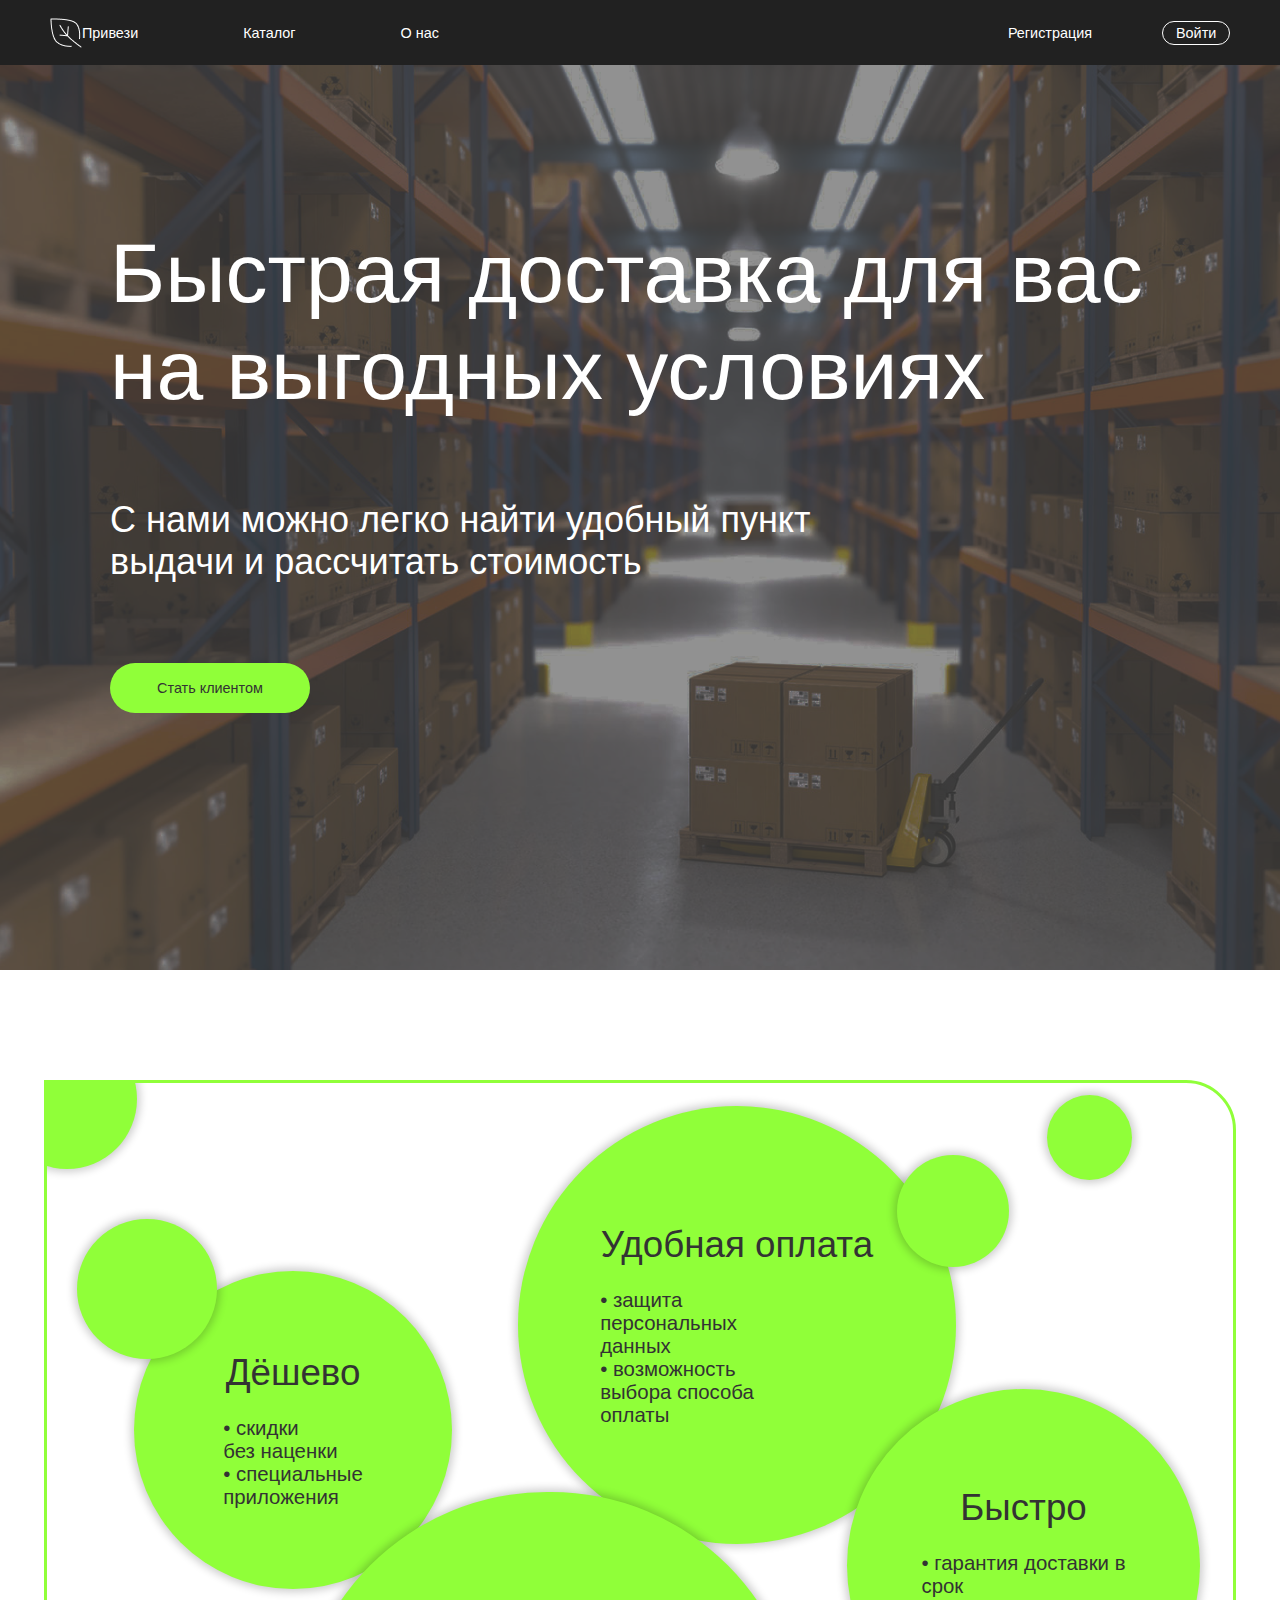
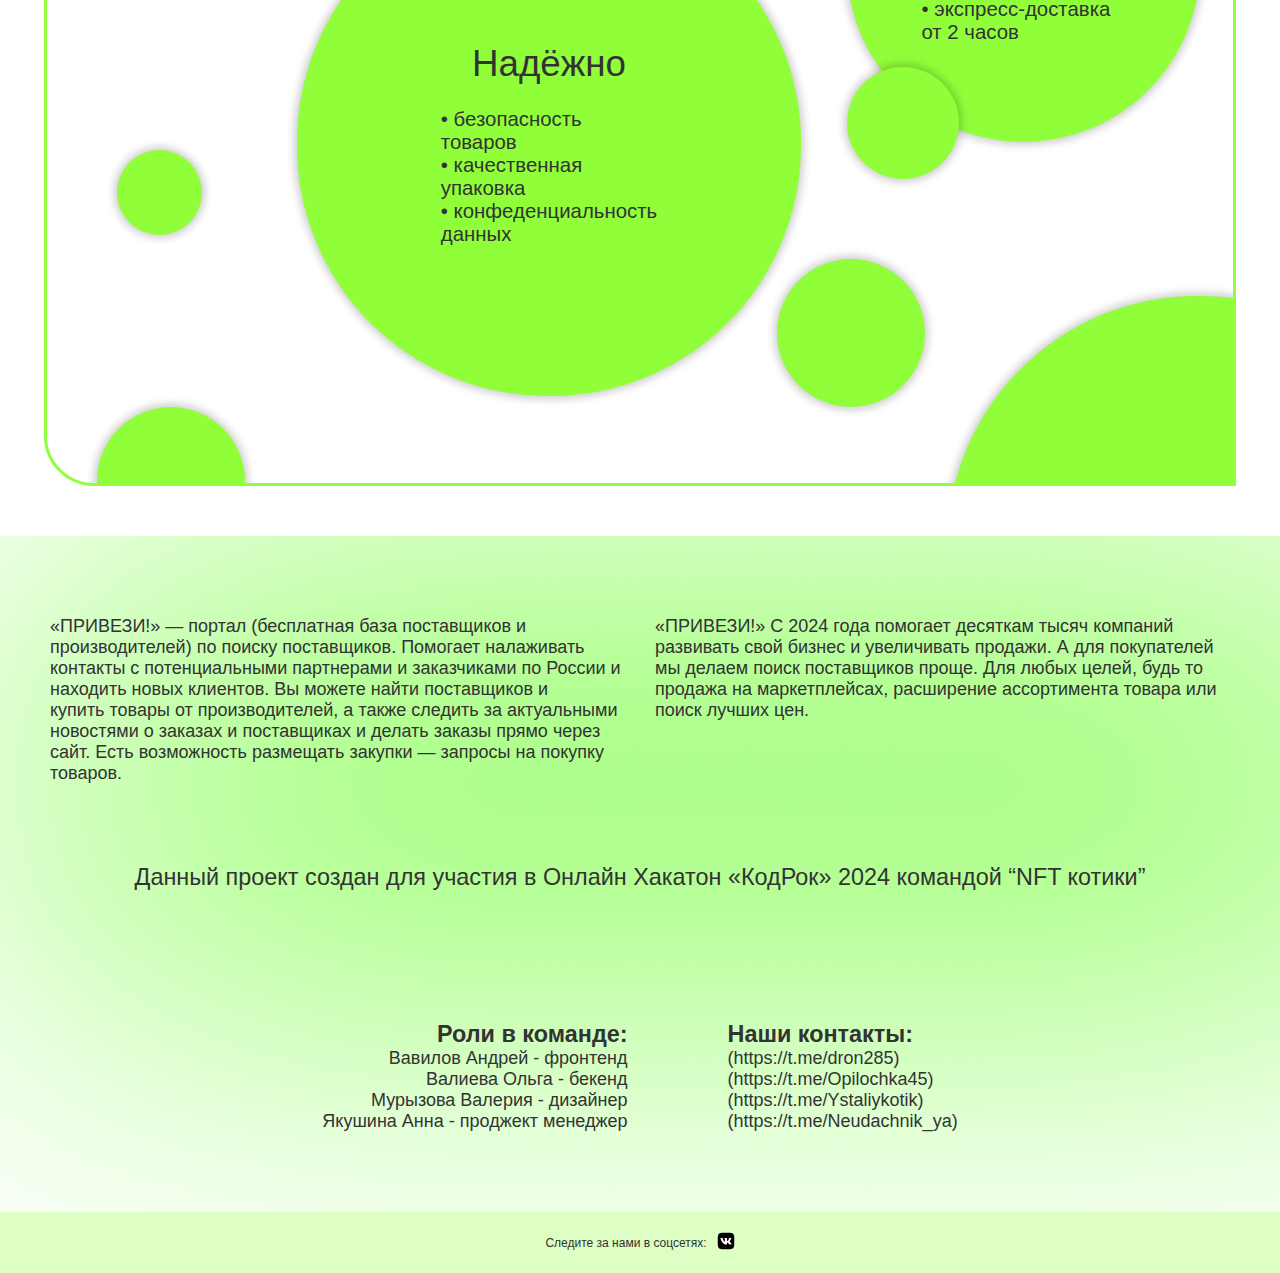
<file: index.html>
<!DOCTYPE html>
<html id="noscroll" lang="en">

<head>
    <meta charset="UTF-8">
    <meta name="viewport" content="width=device-width, initial-scale=1.0">
    <link rel="stylesheet" href="/styles/index.css">
    <link rel="stylesheet" href="/styles/elements/scrollbar.css">
    <title>Главная</title>
</head>

<body>
    <!-- до входа в аккаунт -->
    <header>
        <div class="index-container">
            <img src="/img/listik.png" alt="listik">
            <a href="">Привези</a>
            <a href="/views/catalog.html">Каталог</a>
            <button name="onasButton" onclick="window.scrollBy({top: 2800, behavior: 'smooth'});">О нас</button>
        </div>
        <div class="index-container">
            <a id="reg" href="/views/reg.html">Регистрация</a>
            <div class="log-bord">
                <a id="log" href="/views/login.html">Войти</a>
            </div>
        </div>
    </header>

    <!-- после входа в аккаунт покупателя-->
    <!-- <header>
        <div class="index-container">
            <img src="/img/listik.png" alt="listik">
            <a href="">Привези</a>
            <a href="">Каталог</a>
            <button name="onasButton" onclick="window.scrollBy({top: 2800, behavior: 'smooth'});">О нас</button>
        </div>
        <div class="index-container">
            <a href="/views/profileBuyer.html">Профиль</a>
        </div>
    </header> -->

    <!-- после входа в аккаунт продавца-->
    <!-- <header>
        <div class="index-container">
            <img src="/img/listik.png" alt="listik">
            <a href="">Привези</a>
            <a href="">Каталог</a>
            <button name="onasButton" onclick="window.scrollBy({top: 2800, behavior: 'smooth'});">О нас</button>
        </div>
        <div class="index-container">
            <a href="/views/companyProfile.html">Профиль</a>
        </div>
    </header> -->

    <div class="main-preview">
        <div class="main-title">
            Быстрая доставка для вас<br>
            на выгодных условиях
        </div>
        <div class="main-subtitle">
            С нами можно легко найти удобный пункт<br>
            выдачи и рассчитать стоимость
        </div>
        <a class="button-to-reg" href="/views/reg.html">
            <div><label>Стать клиентом</label></div>
        </a>
    </div>

    <div class="kruzjok-container">
        <div class="krug1">
            <label>Удобная оплата</label><br>
            <div>
                &bull; защита<br>
                персональных<br>
                данных<br>
                &bull; возможность<br>
                выбора способа<br>
                оплаты
            </div>
        </div>
        <div class="krug2">
            <label>Дёшево</label><br>
            <div>
                &bull; скидки<br>
                без наценки<br>
                &bull; специальные<br>
                приложения
            </div>
        </div>
        <div class="krug3">
            <label>Быстро</label><br>
            &bull; гарантия доставки в<br>
            срок<br>
            &bull; экспресс-доставка<br>
            от 2 часов
        </div>
        <div class="krug4">
            <label>Надёжно</label><br>
            &bull; безопасность<br>
            товаров<br>
            &bull; качественная<br>
            упаковка<br>
            &bull; конфеденциальность<br>
            данных
        </div>
        <div class="krug4 move4"></div>
        <div class="krug5"></div>
        <div class="krug5 move5-2"></div>
        <div class="krug5 move5-3"></div>
        <div class="krug6"></div>
        <div class="krug6 move6-2"></div>
        <div class="krug7"></div>
        <div class="krug7 move7-2"></div>
        <div class="krug8"></div>
        <div class="krug8 move8-2"></div>
    </div>

    <div class="main-description">
        <div class="main-description-one">
            <div name="descrip-one">
                «ПРИВЕЗИ!» — портал (бесплатная база поставщиков
                и производителей) по поиску поставщиков. Помогает
                налаживать контакты с потенциальными партнерами
                и заказчиками по России и находить новых клиентов.
                Вы можете найти поставщиков и купить товары от
                производителей, а также следить за актуальными
                новостями о заказах и поставщиках и делать заказы
                прямо через сайт. Есть возможность размещать
                закупки — запросы на покупку товаров.
            </div>
            <div name="descrip-two">
                «ПРИВЕЗИ!» С 2024 года помогает десяткам тысяч
                компаний развивать свой бизнес и увеличивать
                продажи. А для покупателей мы делаем поиск
                поставщиков проще. Для любых целей, будь то
                продажа на маркетплейсах, расширение
                ассортимента товара или поиск лучших цен.
            </div>
        </div>
        <div class="our-team">
            Данный проект создан для участия в Онлайн Хакатон «КодРок» 2024 командой “NFT котики”
        </div>
        <div class="authors">
            <div class="authors-one">
                <label for="roles">Роли в команде:</label><br>
                Вавилов Андрей - фронтенд<br>
                Валиева Ольга - бекенд<br>
                Мурызова Валерия - дизайнер<br>
                Якушина Анна - проджект менеджер
            </div>
            <div class="authors-two">
                <label for="contacts">Наши контакты:</label><br>
                (https://t.me/dron285)<br>
                (https://t.me/Opilochka45)<br>
                (https://t.me/Ystaliykotik)<br>
                (https://t.me/Neudachnik_ya)
            </div>
        </div>
    </div>

    <footer>
        Следите за нами в соцсетях:
        <a href="https://vk.com/code_rocks_hack_2024"><img src="/img/vk.png" alt="vk"></a>
    </footer>
</body>

</html>
</file>
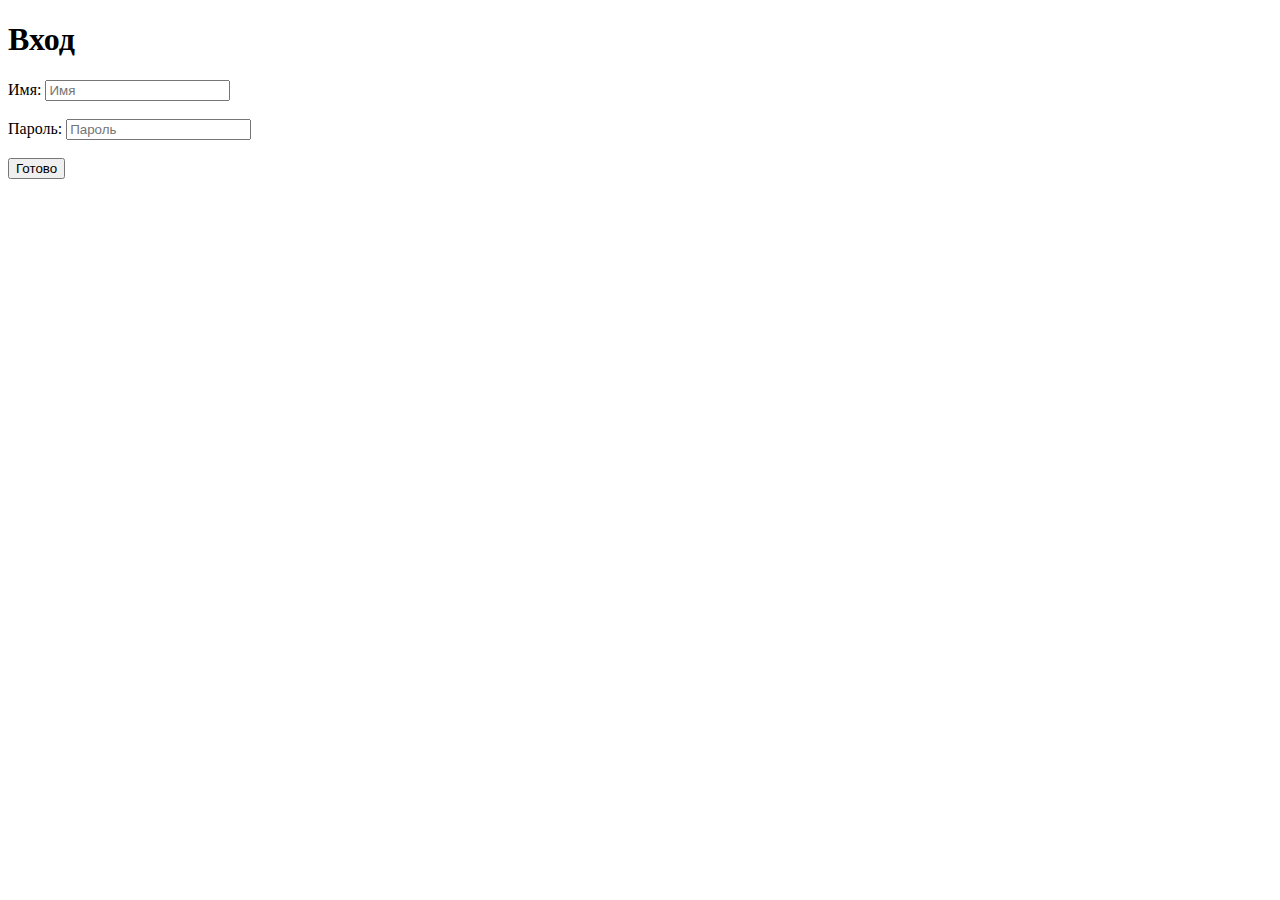
<file: login.html>
<!DOCTYPE html>
<html lang="en">
<head>
    <meta charset="UTF-8">
    <meta name="viewport" content="width=device-width, initial-scale=1.0">
    <title>Login</title>
</head>
<body>
    <h1>Вход</h1>
    <form id="main-form" method="post" onsubmit="return loginCheckForm(this)">
        <label for="name">Имя:</label>
        <input type="text" name="name" placeholder="Имя" id="name"><br><br>
        <label for="password">Пароль:</label>
        <input type="password" name="pass" placeholder="Пароль" id="pass"><br><br>
        <div id="error" style="color: red;"></div>
        <input type="submit" onclick="" name="submit" value="Готово">
    </form>
    <script src="auth.js"></script>
</body>
</html>
</file>
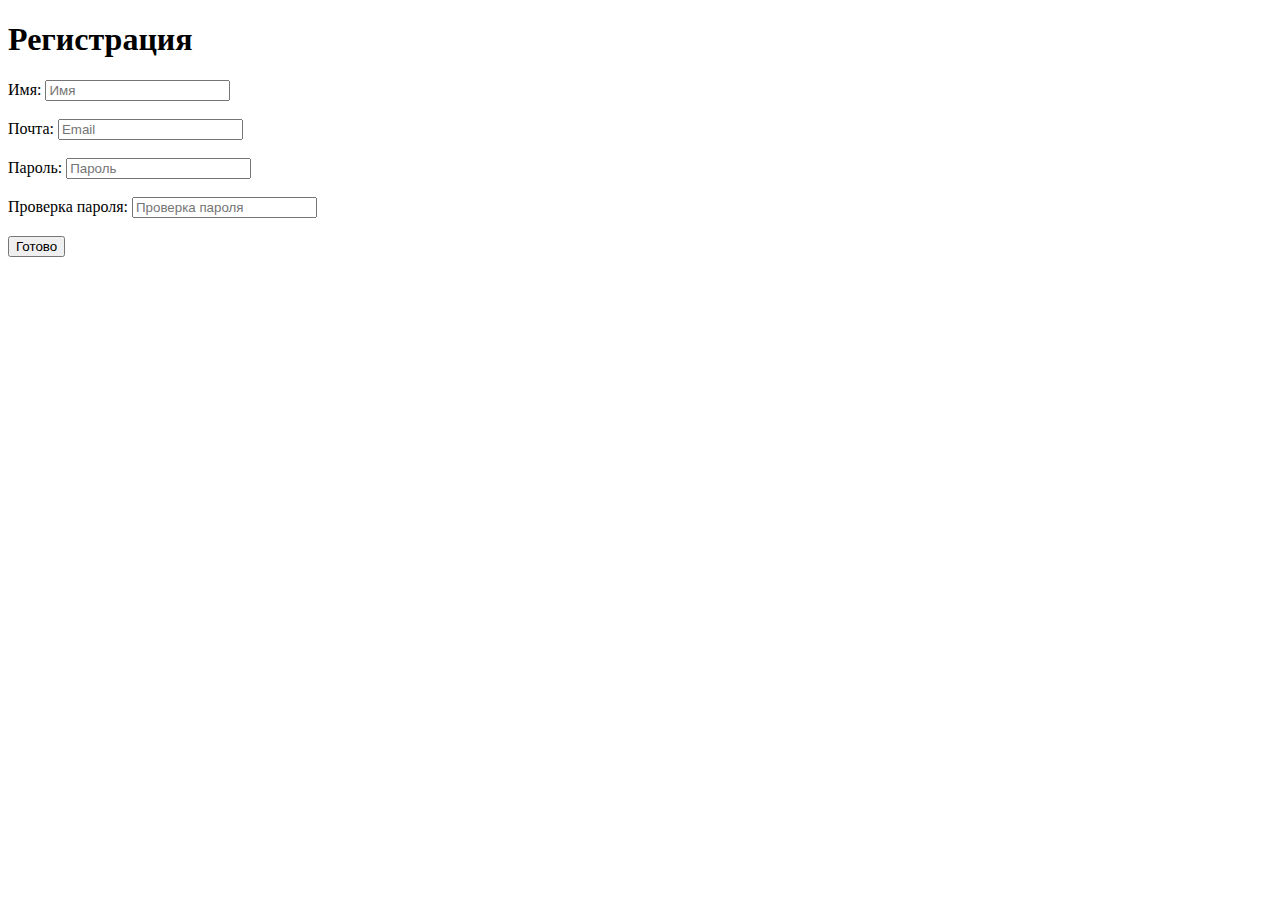
<file: reg.html>
<!DOCTYPE html>
<html lang="en">
<head>
    <meta charset="UTF-8">
    <meta name="viewport" content="width=device-width, initial-scale=1.0">
    <title>Reg</title>
</head>
<body>
    <h1>Регистрация</h1>
    <form id="main-form" method="post" onsubmit="return regCheckForm(this)">
        <label for="name">Имя:</label>
        <input type="text" name="name" placeholder="Имя" id="name"><br><br>
        <label for="email">Почта:</label>
        <input type="text" name="email" placeholder="Email" id="email"><br><br>
        <label for="password">Пароль:</label>
        <input type="password" name="pass" placeholder="Пароль" id="pass"><br><br>
        <label for="repass">Проверка пароля:</label>
        <input type="password" name="repass" placeholder="Проверка пароля" id="repass"><br><br>
        <div id="error" style="color: red;"></div>
        <input type="submit" onclick="" name="submit" value="Готово">
    </form>
    <script src="auth.js"></script>
</body>
</html>
</file>
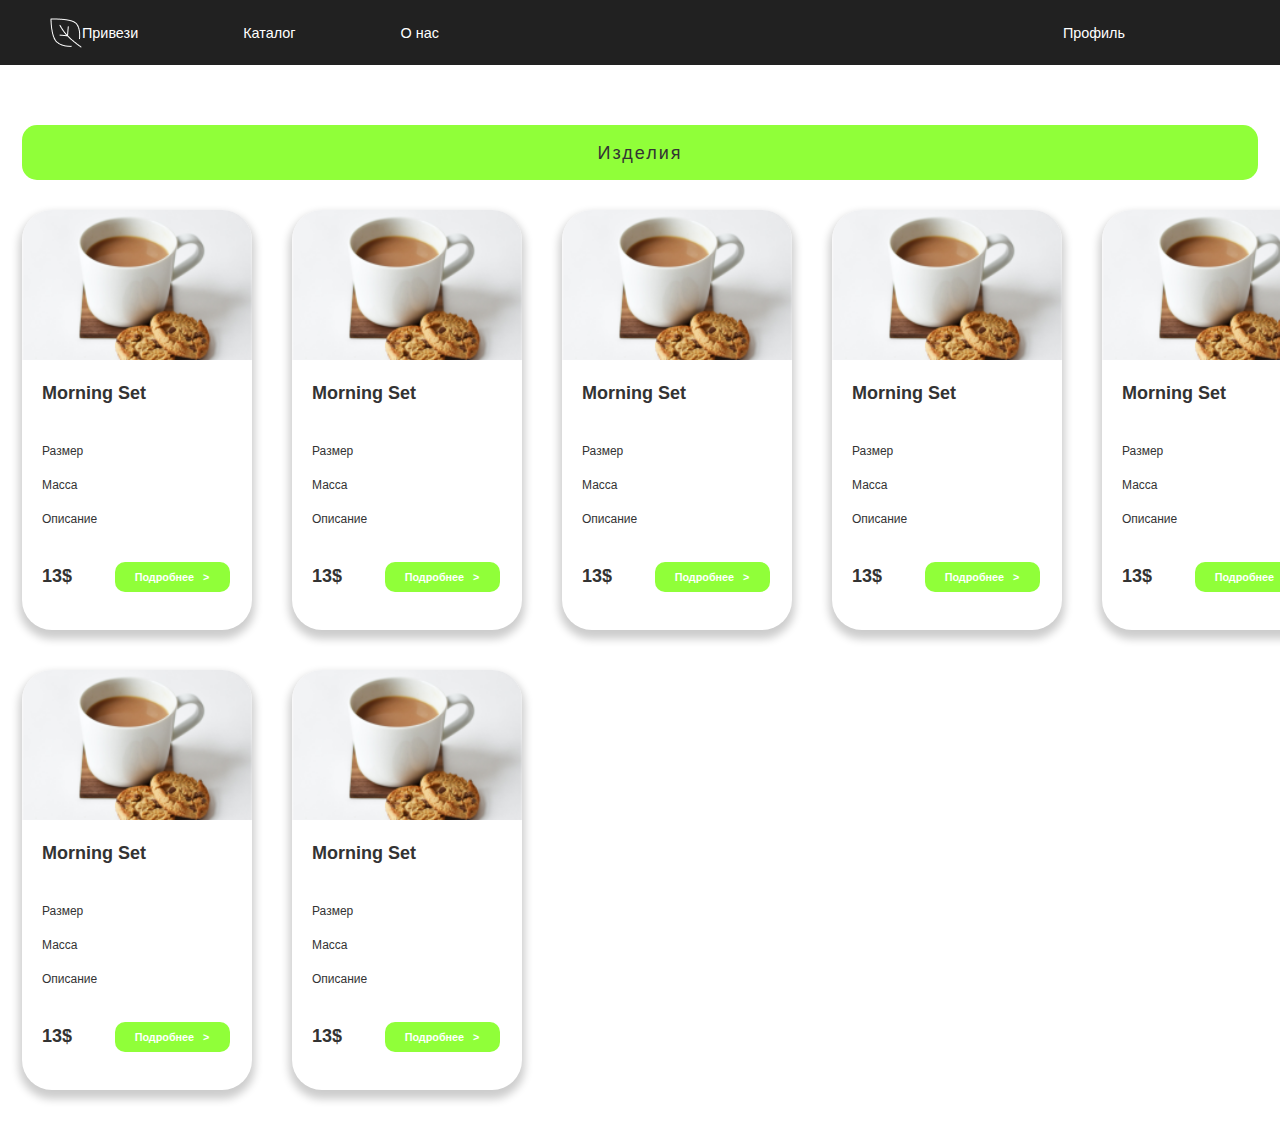
<file: views/catalog.html>
<!DOCTYPE html>
<html lang="en">
<head>
    <meta charset="UTF-8">
    <meta name="viewport" content="width=device-width, initial-scale=1.0">
    <link rel="stylesheet" href="/styles/login.css">
    <link rel="stylesheet" href="/styles/index.css">
    <link rel="stylesheet" href="/styles/catalog.css">
    <link rel="stylesheet" href="/styles/elements/card.css">
    <link rel="stylesheet" href="/styles/elements/scrollbar.css">
    <title>Каталог</title>
</head>
<body>
    <header>
        <div class="index-container">
            <img src="/img/listik.png" alt="listik">
            <a href="">Привези</a>
            <a href="">Каталог</a>
            <button name="onasButton" onclick="window.scrollBy({top: 2800, behavior: 'smooth'});">О нас</button>
        </div>
        <div class="index-container">
            <a href="/views/profileBuyer.html">Профиль</a>
        </div>
    </header>

    <div class="catalog">
        <div class="catalog-purchase-title">
            <label for="purchase-title">Изделия</label>
        </div>
        <div class="catalog-rows">
            <div class="card">
                <img src="/img/krujka.png" name="Picture" alt="stuff">
                <div class="card-title" name="Name">Morning Set</div>
                <div name="Size">Размер</div>
                <div name="Mass">Масса</div>
                <div name="Description">Описание</div>
                <div class="price">
                    <div class="card-title" name="Price">13$</div>
                    <input type="submit" class="make-order" name="CardDetails" value="Подробнее   >">
                </div>
            </div>
            <div class="card">
                <img src="/img/krujka.png" name="Picture" alt="stuff">
                <div class="card-title" name="Name">Morning Set</div>
                <div name="Size">Размер</div>
                <div name="Mass">Масса</div>
                <div name="Description">Описание</div>
                <div class="price">
                    <div class="card-title" name="Price">13$</div>
                    <input type="submit" class="make-order" name="CardDetails" value="Подробнее   >">
                </div>
            </div>
            <div class="card">
                <img src="/img/krujka.png" name="Picture" alt="stuff">
                <div class="card-title" name="Name">Morning Set</div>
                <div name="Size">Размер</div>
                <div name="Mass">Масса</div>
                <div name="Description">Описание</div>
                <div class="price">
                    <div class="card-title" name="Price">13$</div>
                    <input type="submit" class="make-order" name="CardDetails" value="Подробнее   >">
                </div>
            </div>
            <div class="card">
                <img src="/img/krujka.png" name="Picture" alt="stuff">
                <div class="card-title" name="Name">Morning Set</div>
                <div name="Size">Размер</div>
                <div name="Mass">Масса</div>
                <div name="Description">Описание</div>
                <div class="price">
                    <div class="card-title" name="Price">13$</div>
                    <input type="submit" class="make-order" name="CardDetails" value="Подробнее   >">
                </div>
            </div>
            <div class="card">
                <img src="/img/krujka.png" name="Picture" alt="stuff">
                <div class="card-title" name="Name">Morning Set</div>
                <div name="Size">Размер</div>
                <div name="Mass">Масса</div>
                <div name="Description">Описание</div>
                <div class="price">
                    <div class="card-title" name="Price">13$</div>
                    <input type="submit" class="make-order" name="CardDetails" value="Подробнее   >">
                </div>
            </div>
            <div class="card">
                <img src="/img/krujka.png" name="Picture" alt="stuff">
                <div class="card-title" name="Name">Morning Set</div>
                <div name="Size">Размер</div>
                <div name="Mass">Масса</div>
                <div name="Description">Описание</div>
                <div class="price">
                    <div class="card-title" name="Price">13$</div>
                    <input type="submit" class="make-order" name="CardDetails" value="Подробнее   >">
                </div>
            </div>
            <div class="card">
                <img src="/img/krujka.png" name="Picture" alt="stuff">
                <div class="card-title" name="Name">Morning Set</div>
                <div name="Size">Размер</div>
                <div name="Mass">Масса</div>
                <div name="Description">Описание</div>
                <div class="price">
                    <div class="card-title" name="Price">13$</div>
                    <input type="submit" class="make-order" name="CardDetails" value="Подробнее   >">
                </div>
            </div>
        </div>
    </div>
</body>
</html>
</file>
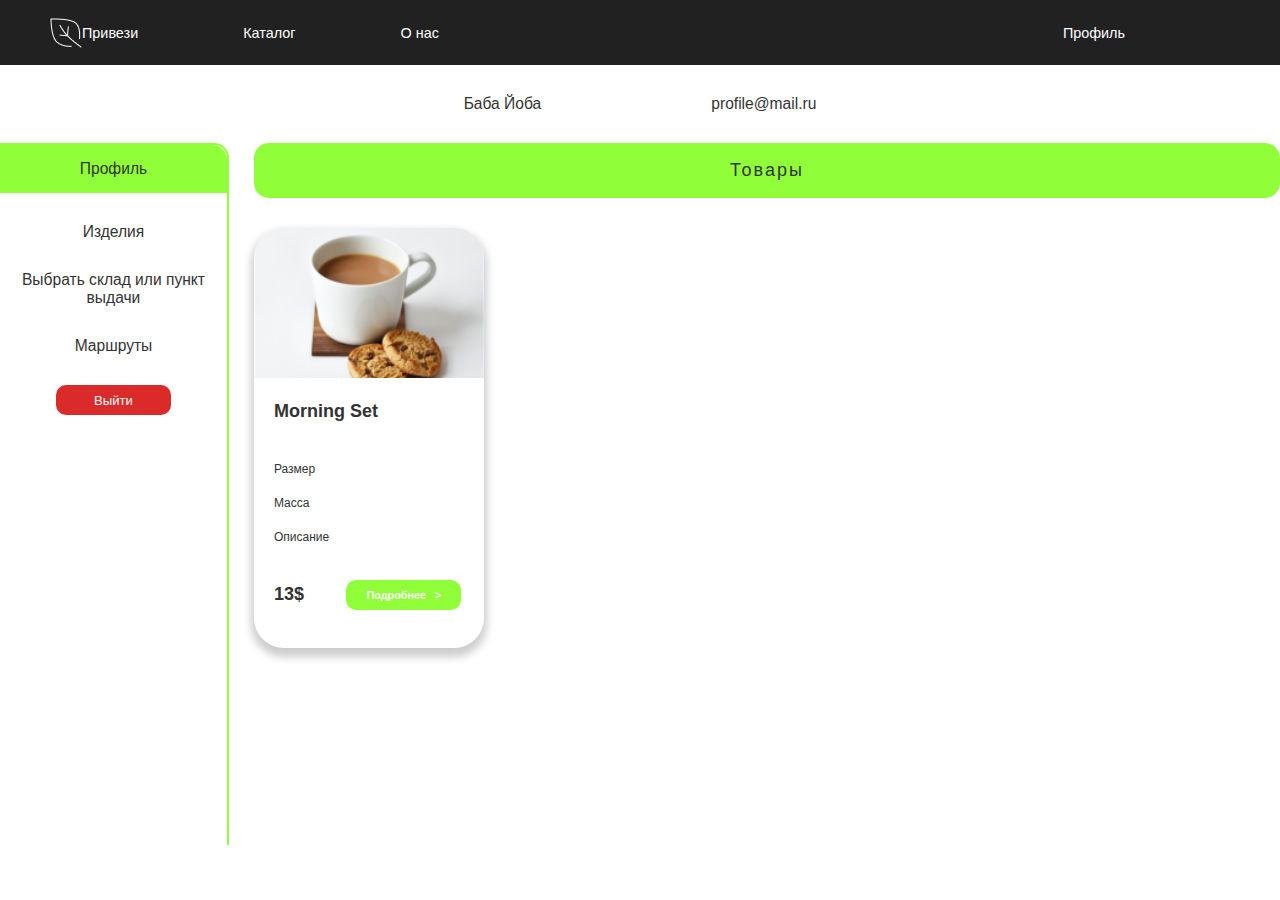
<file: views/companyProfile.html>
<!DOCTYPE html>
<html lang="en">

<head>
    <meta charset="UTF-8">
    <meta name="viewport" content="width=device-width, initial-scale=1.0">
    <link rel="stylesheet" href="/styles/index.css">
    <link rel="stylesheet" href="/styles/login.css">
    <link rel="stylesheet" href="/styles/profileBuyer.css">
    <link rel="stylesheet" href="/styles/elements/card.css">
    <link rel="stylesheet" href="/styles/companyProfile.css">
    <link rel="stylesheet" href="/styles/elements/scrollbar.css">
    <link rel="stylesheet" href="/styles/elements/navigationProfile.css">

    <title>Профиль компании</title>
</head>

<body>
    <header>
        <div class="index-container">
            <img src="/img/listik.png" alt="listik">
            <a href="">Привези</a>
            <a href="">Каталог</a>
            <button name="onasButton" onclick="window.scrollBy({top: 2800, behavior: 'smooth'});">О нас</button>
        </div>
        <div class="index-container">
            <a href="/views/companyProfile.html">Профиль</a>
        </div>
    </header>

    <div class="profile-data">
        <span>Баба Йоба</span>
        <span>profile@mail.ru</span>
    </div>

    <div class="flex">
        <div id="profileNav" class="profile-nav">
            <div id="navSelect" class="nav-select">
                <a href="/views/companyProfile.html">Профиль</a>
            </div>
            <a href="/views/createProduct.html">Изделия</a>
            <a href="/views/createStorageHouse.html">Выбрать склад или пункт выдачи</a>
            <a href="/views/createRoads.html">Маршруты</a>
            <input type="submit" name="ProfileExit" value="Выйти">
        </div>

        <div>
            <div id="purchase-title">
                <label for="purchase-title">Товары</label>
            </div>
            <div class="rows">
                <div class="card">
                    <img src="/img/krujka.png" name="Picture" alt="stuff">
                    <div class="card-title" name="Name">Morning Set</div>
                    <div name="Size">Размер</div>
                    <div name="Mass">Масса</div>
                    <div name="Description">Описание</div>
                    <div class="price">
                        <div class="card-title" name="Price">13$</div>
                        <input type="submit" class="make-order" id="make-order" name="CardDetails"
                            value="Подробнее   >">
                    </div>
                </div>
            </div>
        </div>
    </div>
</body>

</html>
</file>
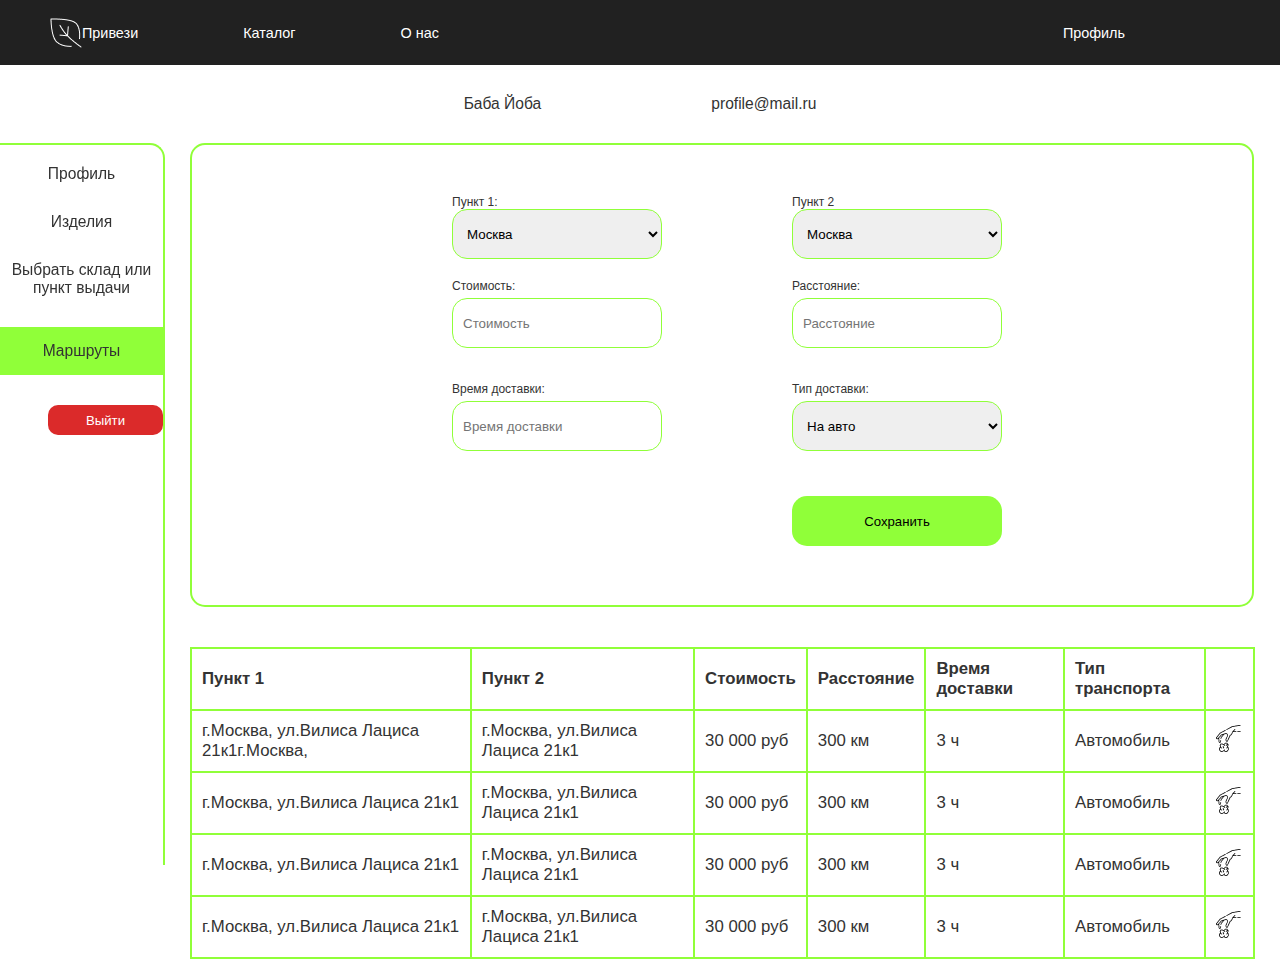
<file: views/createRoads.html>
<!DOCTYPE html>
<html lang="en">
<head>
    <meta charset="UTF-8">
    <meta name="viewport" content="width=device-width, initial-scale=1.0">
    <link rel="stylesheet" href="/styles/index.css">
    <link rel="stylesheet" href="/styles/login.css">
    <link rel="stylesheet" href="/styles/createRoads.css">
    <link rel="stylesheet" href="/styles/profileBuyer.css">
    <link rel="stylesheet" href="/styles/companyProfile.css">
    <link rel="stylesheet" href="/styles/elements/scrollbar.css">
    <link rel="stylesheet" href="/styles/createStorageHouse.css">
    <link rel="stylesheet" href="/styles/elements/navigationProfile.css">
    <title>Создать пути</title>
</head>
<body>
    <header>
        <div class="index-container">
            <img src="/img/listik.png" alt="listik">
            <a href="">Привези</a>
            <a href="">Каталог</a>
            <button name="onasButton" onclick="window.scrollBy({top: 2800, behavior: 'smooth'});">О нас</button>
        </div>
        <div class="index-container">
            <a href="/views/companyProfile.html">Профиль</a>
        </div>
    </header>

    <div class="profile-data">
        <span>Баба Йоба</span>
        <span>profile@mail.ru</span>
    </div>

    <div class="flex">
        <div class="profile-nav">
            <a href="/views/companyProfile.html">Профиль</a>
            <a href="/views/createProduct.html">Изделия</a>
            <a href="/views/createStorageHouse.html">Выбрать склад или пункт выдачи</a>
            <div class="nav-select">
                <a href="/views/createRoads.html">Маршруты</a>
            </div>
            <input type="submit" name="ProfileExit" value="Выйти">
        </div>
        <div>
            <form class="main-form-create-roads" id="main-form-create-roads" method="post" onsubmit="return checkCreateRoads(this)">
                <div class="po-centru">
                    <label for="IdLocalityA">Пункт 1:</label>
                    <select name="IdLocalityA" id="idLocalityA">
                        <option value="1">Москва</option>
                        <option value="2">Тверь</option>
                        <option value="3">Санкт-Петербург</option>
                        <option value="4">Осташков</option>
                    </select>
                    <label for="Price">Стоимость:</label>
                    <input type="text" name="Price" placeholder="Стоимость" id="price"><br><br>    
                    <label for="Time">Время доставки:</label>
                    <input type="text" name="Time" placeholder="Время доставки" id="time"><br><br>
                </div>
                <div>
                    <label for="IdLocalityB">Пункт 2</label>
                    <select name="IdLocalityB" id="idLocalityB">
                        <option value="1">Москва</option>
                        <option value="2">Тверь</option>
                        <option value="3">Санкт-Петербург</option>
                        <option value="4">Осташков</option>
                    </select>
                    <label for="Distance">Расстояние:</label>
                    <input type="text" name="Distance" placeholder="Расстояние" id="distance"><br><br>
                    <label for="Transport">Тип доставки:</label>
                    <select name="Transport">
                        <option value="На авто">На авто</option>
                        <option value="Самолетом">Самолетом</option>
                        <option value="Кораблем">Кораблем</option>
                        <option value="Поездом">Поездом</option>
                    </select>
                    <div id="error" style="color: red;"></div>
                    <input type="submit" name="create-road-button" value="Сохранить">
                </div>
            </form>
            <div id="profile-storage-info"><table>
                <thead>
                    <tr>
                        <th>Пункт 1</th>
                        <th>Пункт 2</th>
                        <th>Стоимость</th>
                        <th>Расстояние</th>
                        <th>Время доставки</th>
                        <th>Тип транспорта</th>
                        <th></th>
                    </tr>
                </thead>
                <tbody>
                    <tr>
                        <td>г.Москва, ул.Вилиса Лациса 21к1г.Москва, </td>
                        <td>г.Москва, ул.Вилиса Лациса 21к1</td>
                        <td>30 000 руб</td>
                        <td>300 км</td>
                        <td>3 ч</td>
                        <td>Автомобиль</td>
                        <td><button name="delete"><img src="/img/delete.png" alt="delete"></button></td>
                    </tr>
                    <tr>
                        <td>г.Москва, ул.Вилиса Лациса 21к1</td>
                        <td>г.Москва, ул.Вилиса Лациса 21к1</td>
                        <td>30 000 руб</td>
                        <td>300 км</td>
                        <td>3 ч</td>
                        <td>Автомобиль</td>
                        <td><button name="delete"><img src="/img/delete.png" alt="delete"></button></td>
                    </tr>
                    <tr>
                        <td>г.Москва, ул.Вилиса Лациса 21к1</td>
                        <td>г.Москва, ул.Вилиса Лациса 21к1</td>
                        <td>30 000 руб</td>
                        <td>300 км</td>
                        <td>3 ч</td>
                        <td>Автомобиль</td>
                        <td><button name="delete"><img src="/img/delete.png" alt="delete"></button></td>
                    </tr>
                    <tr>
                        <td>г.Москва, ул.Вилиса Лациса 21к1</td>
                        <td>г.Москва, ул.Вилиса Лациса 21к1</td>
                        <td>30 000 руб</td>
                        <td>300 км</td>
                        <td>3 ч</td>
                        <td>Автомобиль</td>
                        <td><button name="delete"><img src="/img/delete.png" alt="delete"></button></td>
                    </tr>
                </tbody>
            </table>
            </div>
        </div>
    </div>
    <script src="/js/createProduct.js"></script>
    <script src="/js/formControl.js"></script>
</body>
</html>
</file>
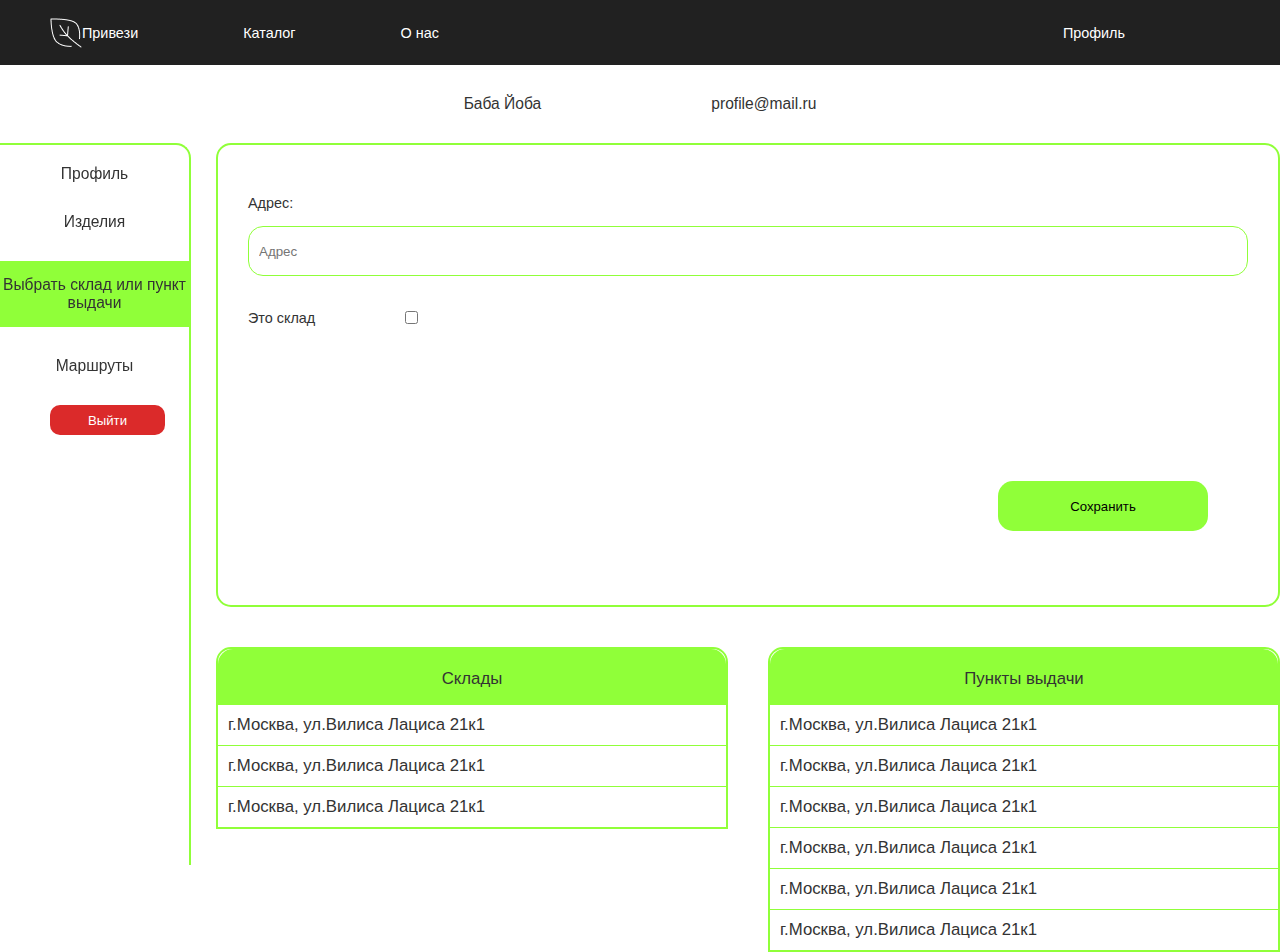
<file: views/createStorageHouse.html>
<!DOCTYPE html>
<html lang="en">
<head>
    <meta charset="UTF-8">
    <meta name="viewport" content="width=device-width, initial-scale=1.0">
    <link rel="stylesheet" href="/styles/login.css">
    <link rel="stylesheet" href="/styles/index.css">
    <link rel="stylesheet" href="/styles/profileBuyer.css">
    <link rel="stylesheet" href="/styles/companyProfile.css">
    <link rel="stylesheet" href="/styles/createStorageHouse.css">
    <link rel="stylesheet" href="/styles/elements/scrollbar.css">
    <link rel="stylesheet" href="/styles/elements/navigationProfile.css">
    <title>Добавить адрес склада или пункта выдачи</title>
</head>
<body>
    <header>
        <div class="index-container">
            <img src="/img/listik.png" alt="listik">
            <a href="">Привези</a>
            <a href="">Каталог</a>
            <button name="onasButton" onclick="window.scrollBy({top: 2800, behavior: 'smooth'});">О нас</button>
        </div>
        <div class="index-container">
            <a href="/views/companyProfile.html">Профиль</a>
        </div>
    </header>
    
    <div class="profile-data">
        <span>Баба Йоба</span>
        <span>profile@mail.ru</span>
    </div>

    <div class="flex">
        <div class="profile-nav">
            <a href="/views/companyProfile.html">Профиль</a>
            <a href="/views/createProduct.html">Изделия</a>
            <div class="nav-select">
                <a href="/views/createStorageHouse.html">Выбрать склад или пункт выдачи</a>
            </div>
            <a href="/views/createRoads.html">Маршруты</a>
            <input type="submit" name="ProfileExit" value="Выйти">
        </div>

        <div>
            <form class="create-storagehouse" id="create-storagehouse" method="post" onsubmit="return checkCreateStorageHouse(this)">
                <label for="Address">Адрес:</label>
                <input type="text" name="Address" placeholder="Адрес" id="address"><br><br>
                <div name="check-storage">
                    <label for="Warehouse">Это склад</label>
                    <input type="checkbox" name="Warehouse" id="warehouse" value="true">
                </div>
                <div id="error" style="color: red;"></div>
                <input type="submit" name="create-storage-button" value="Сохранить">
            </form>
    
            <div id="profile-storage-info">
                <div id="profile-storage">
                    <label for="">Склады</label>
                    <div>г.Москва, ул.Вилиса Лациса 21к1</div>
                    <div>г.Москва, ул.Вилиса Лациса 21к1</div>
                    <div>г.Москва, ул.Вилиса Лациса 21к1</div>
                </div>
                <div id="profile-pickup-point">
                    <label for="">Пункты выдачи</label>
                    <div>г.Москва, ул.Вилиса Лациса 21к1</div>
                    <div>г.Москва, ул.Вилиса Лациса 21к1</div>
                    <div>г.Москва, ул.Вилиса Лациса 21к1</div>
                    <div>г.Москва, ул.Вилиса Лациса 21к1</div>
                    <div>г.Москва, ул.Вилиса Лациса 21к1</div>
                    <div>г.Москва, ул.Вилиса Лациса 21к1</div>
                </div>
            </div>
        </div>
    </div>
    <script src="/js/formControl.js"></script>
</body>
</html>
</file>
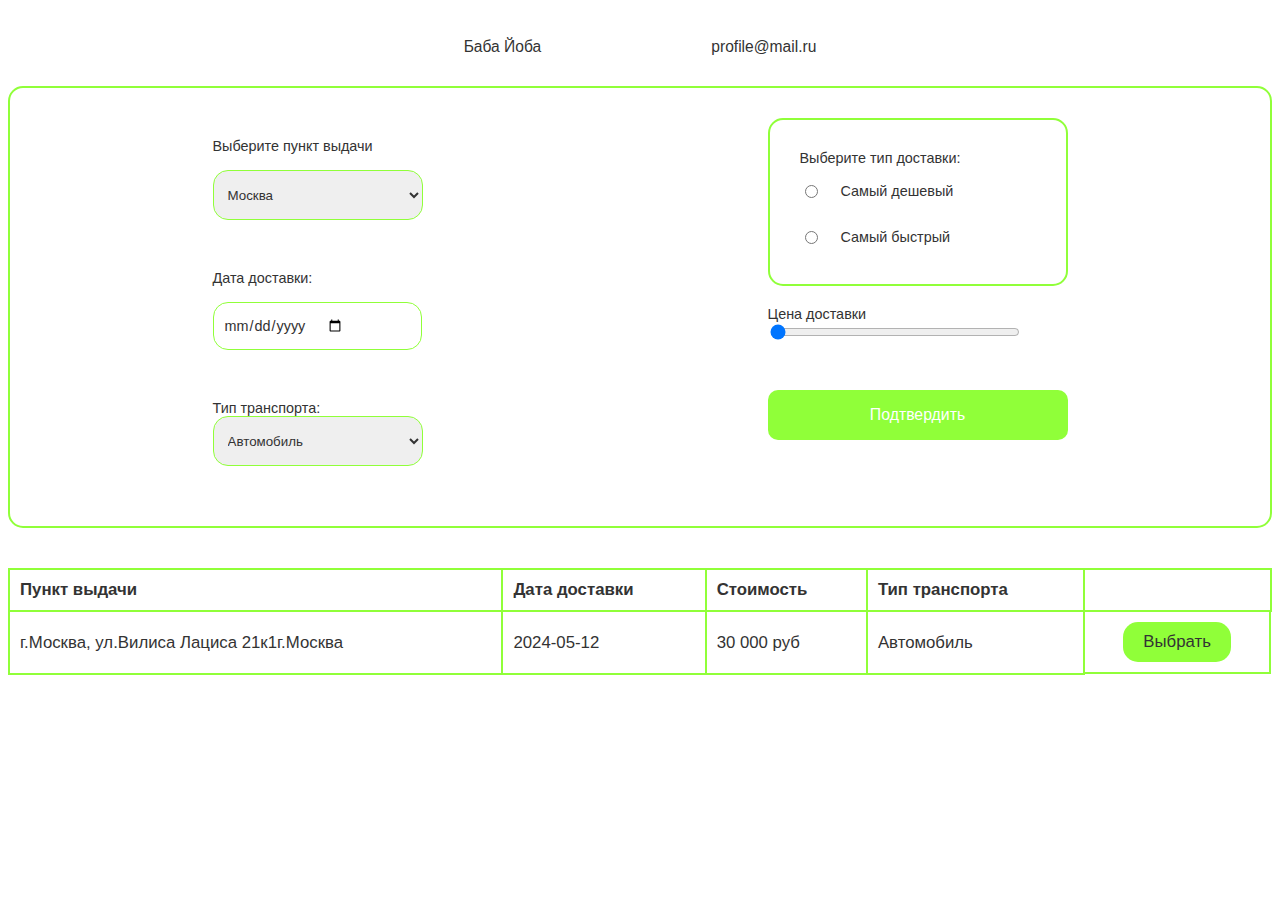
<file: views/delivery.html>
<!DOCTYPE html>
<html lang="en">
<head>
    <meta charset="UTF-8">
    <meta name="viewport" content="width=device-width, initial-scale=1.0">
    <link rel="stylesheet" href="/styles/delivery.css">
    <link rel="stylesheet" href="/styles/login.css">
    <link rel="stylesheet" href="/styles/profileBuyer.css">
    <link rel="stylesheet" href="/styles/createStorageHouse.css">
    <link rel="stylesheet" href="/styles/elements/scrollbar.css">
    <title>Оформление доставки</title>
</head>
<body>
    <div class="profile-data">
        <span>Баба Йоба</span>
        <span>profile@mail.ru</span>
    </div>
        <form class="main-form-create-delivery" id="main-form-create-delivery" method="post" onsubmit="return checkCreateDelivery(this)">
            <div class="otstup">
                <label for="PickupPoint">Выберите пункт выдачи</label><br>
                <select name="PickupPoint" id="pickupPoint">
                    <option data-value="1">Москва</option>
                    <option data-value="2">Тверь</option>
                    <option data-value="3">Санкт-Петербург</option>
                    <option data-value="4">Осташков</option>
                </select>
                
                <label for="DateDelivery">Дата доставки:</label><br>
                <input id="dateDelivery" type="date" name="DataDelivery">
                <label for="TypeTransport">Тип транспорта:</label>
                <select name="TypeTransport" id="typeTransport">
                    <option data-value="1">Автомобиль</option>
                    <option data-value="2">Самолет</option>
                    <option data-value="3">Корабль</option>
                </select>
            </div>
            <div class="otstup">
                <div id="delivery-select-container">
                    <label for="DeliverySelect">Выберите тип доставки:</label><br>
                    <div name="delivery-select-radio">
                        <input type="radio" onchange="" name="DeliverySelect" value="cheap">
                        <label for="cheap">Самый дешевый</label><br><br>
                    </div>
                    <div name="delivery-select-radio">
                        <input type="radio" name="DeliverySelect" value="fast">
                        <label for="cheap">Самый быстрый</label>
                    </div>
                </div>
                <label for="PriceRange">Цена доставки</label>
                <input name="PriceRange" type="range" id="price-range" min="1000" max="10000" step="1000" value="50">
                <div id="price-value"></div>
                <script>
                    const priceRange = document.getElementById('price-range');
                    const priceValue = document.getElementById('price-value');
                    priceRange.addEventListener('input', () => {
                        priceValue.textContent = priceRange.value;
                    });
                </script>

                <div id="error" style="color: red;"></div>
                <input type="submit" id="create-delivery-button" value="Подтвердить">
            </div>
        </form>

        <div id="profile-storage-info"><table>
            <thead>
                <tr>
                    <th>Пункт выдачи</th>
                    <th>Дата доставки</th>
                    <th>Стоимость</th>
                    <th>Тип транспорта</th>
                    <th></th>
                </tr>
            </thead>
            <tbody>
                <tr>
                    <td>г.Москва, ул.Вилиса Лациса 21к1г.Москва</td>
                    <td>2024-05-12</td>
                    <td>30 000 руб</td>
                    <td>Автомобиль</td>
                    <td class="button-align"><button name="select-delivery">Выбрать</button></td>
                </tr>
            </tbody>
        </table>
    </div>
</body>
</html>
</file>
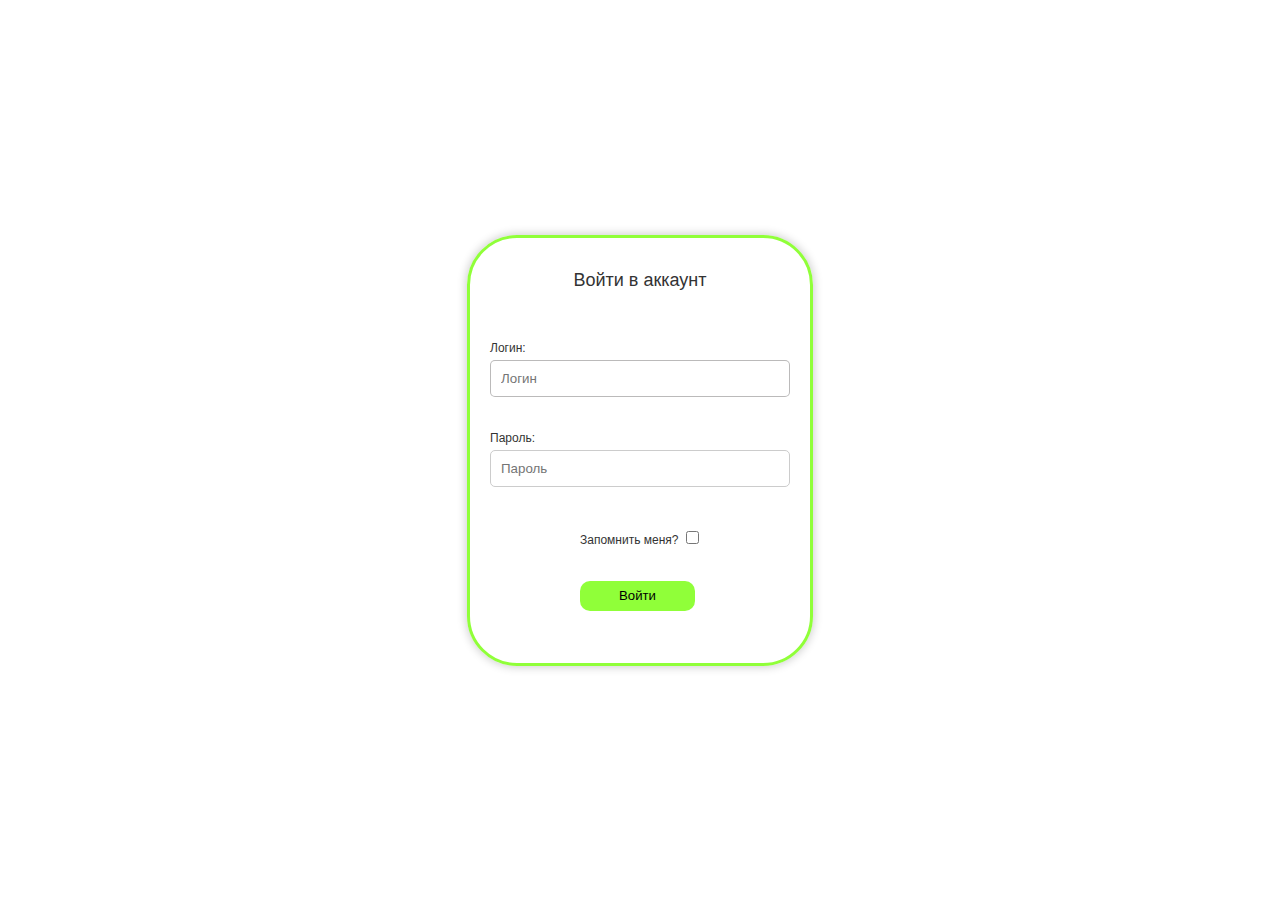
<file: views/login.html>
<!DOCTYPE html>
<html lang="en" id="login-page">
<head>
    <meta charset="UTF-8">
    <meta name="viewport" content="width=device-width, initial-scale=1.0">
    <link rel="stylesheet" href="/styles/login.css">
    <link rel="stylesheet" href="/styles/elements/scrollbar.css">
    <title>Вход</title>
</head>
<body>
    <form id="main-form" method="post" onsubmit="return loginCheckForm(this)">
        <h1>Войти в аккаунт</h1>
        <label for="name">Логин:</label>
        <input type="text" name="Name" placeholder="Логин" id="name"><br><br>
        <label for="password">Пароль:</label>
        <input type="password" name="Password" placeholder="Пароль" id="pass"><br><br>
        <label for="remember">Запомнить меня?</label>
        <input type="checkbox" name="RememberMe" id="remember"><br><br>
        <div id="error" style="color: red;"></div>
        <input type="submit" onclick="" name="login-button" value="Войти">
    </form>
    <script src="/js/auth.js"></script>
</body>
</html>
</file>
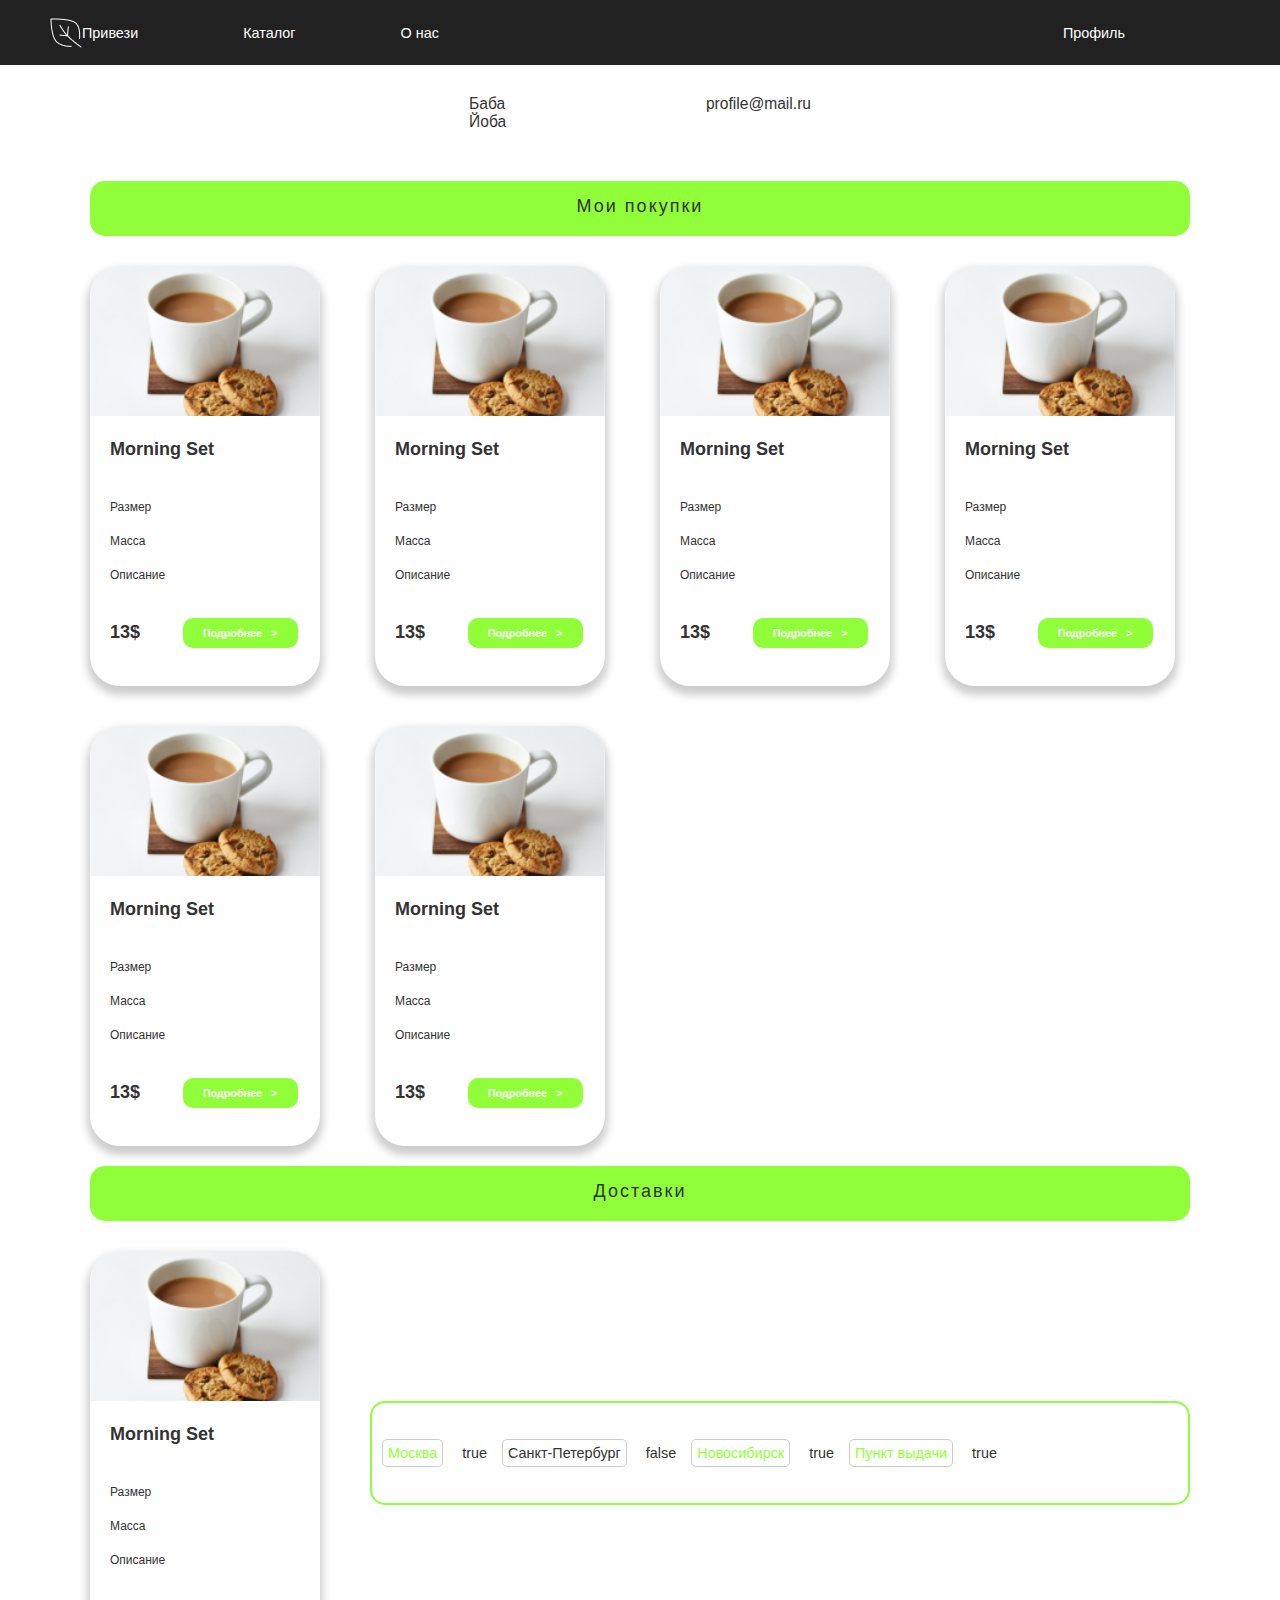
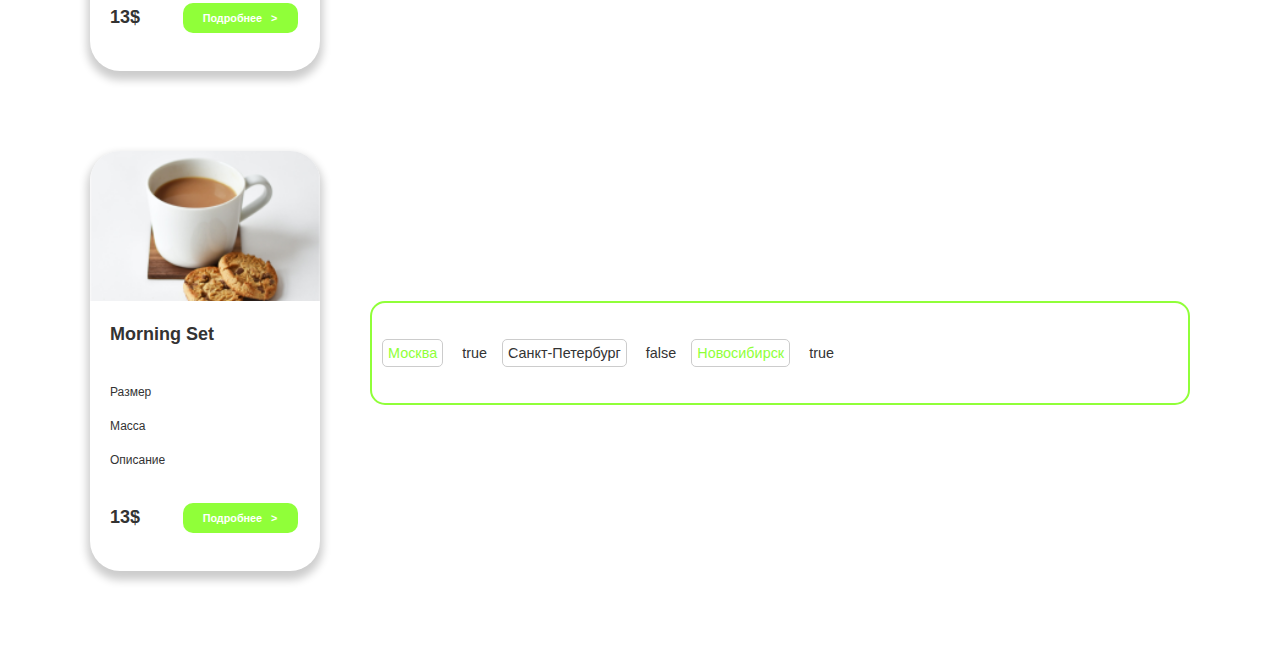
<file: views/profileBuyer.html>
<!DOCTYPE html>
<html lang="en">

<head>
    <meta charset="UTF-8">
    <meta name="viewport" content="width=device-width, initial-scale=1.0">
    <link rel="stylesheet" href="/styles/login.css">
    <link rel="stylesheet" href="/styles/index.css">
    <link rel="stylesheet" href="/styles/profileBuyer.css">
    <link rel="stylesheet" href="/styles/elements/card.css">
    <link rel="stylesheet" href="/styles/elements/scrollbar.css">
    <title>Профиль</title>
</head>
<header>
    <div class="index-container">
        <img src="/img/listik.png" alt="listik">
        <a href="">Привези</a>
        <a href="">Каталог</a>
        <button name="onasButton" onclick="window.scrollBy({top: 2800, behavior: 'smooth'});">О нас</button>
    </div>
    <div class="index-container">
        <a href="/views/profileBuyer.html">Профиль</a>
    </div>
</header>

<body>
    <div class="profile-buyer-page">
        <div class="profile-data">
            <span>Баба Йоба</span>
            <span>profile@mail.ru</span>
        </div>
        <div class="flex">
            <div class="purchase-title">
                <label for="purchase-title">Мои покупки</label>
            </div>
            <div class="rows">
                <div class="card">
                    <img src="/img/krujka.png" name="Picture" alt="stuff">
                    <div class="card-title" name="Name">Morning Set</div>
                    <div name="Size">Размер</div>
                    <div name="Mass">Масса</div>
                    <div name="Description">Описание</div>
                    <div class="price">
                        <div class="card-title" name="Price">13$</div>
                        <input type="submit" class="make-order" name="CardDetails" value="Подробнее   >">
                    </div>
                </div>
                <div class="card">
                    <img src="/img/krujka.png" name="Picture" alt="stuff">
                    <div class="card-title" name="Name">Morning Set</div>
                    <div name="Size">Размер</div>
                    <div name="Mass">Масса</div>
                    <div name="Description">Описание</div>
                    <div class="price">
                        <div class="card-title" name="Price">13$</div>
                        <input type="submit" class="make-order" name="CardDetails" value="Подробнее   >">
                    </div>
                </div>
                <div class="card">
                    <img src="/img/krujka.png" name="Picture" alt="stuff">
                    <div class="card-title" name="Name">Morning Set</div>
                    <div name="Size">Размер</div>
                    <div name="Mass">Масса</div>
                    <div name="Description">Описание</div>
                    <div class="price">
                        <div class="card-title" name="Price">13$</div>
                        <input type="submit" class="make-order" name="CardDetails" value="Подробнее   >">
                    </div>
                </div>
                <div class="card">
                    <img src="/img/krujka.png" name="Picture" alt="stuff">
                    <div class="card-title" name="Name">Morning Set</div>
                    <div name="Size">Размер</div>
                    <div name="Mass">Масса</div>
                    <div name="Description">Описание</div>
                    <div class="price">
                        <div class="card-title" name="Price">13$</div>
                        <input type="submit" class="make-order" name="CardDetails" value="Подробнее   >">
                    </div>
                </div>
                <div class="card">
                    <img src="/img/krujka.png" name="Picture" alt="stuff">
                    <div class="card-title" name="Name">Morning Set</div>
                    <div name="Size">Размер</div>
                    <div name="Mass">Масса</div>
                    <div name="Description">Описание</div>
                    <div class="price">
                        <div class="card-title" name="Price">13$</div>
                        <input type="submit" class="make-order" name="CardDetails" value="Подробнее   >">
                    </div>
                </div>
                <div class="card">
                    <img src="/img/krujka.png" name="Picture" alt="stuff">
                    <div class="card-title" name="Name">Morning Set</div>
                    <div name="Size">Размер</div>
                    <div name="Mass">Масса</div>
                    <div name="Description">Описание</div>
                    <div class="price">
                        <div class="card-title" name="Price">13$</div>
                        <input type="submit" class="make-order" name="CardDetails" value="Подробнее   >">
                    </div>
                </div>
            </div>

            <div class="purchase-title">
                <label for="purchase-title">Доставки</label>
            </div>
            <div id="rows">
                <div id="subrows">
                    <div id="card" class="card">
                        <img src="/img/krujka.png" name="Picture" alt="stuff">
                        <div class="card-title" name="Name">Morning Set</div>
                        <div name="Size">Размер</div>
                        <div name="Mass">Масса</div>
                        <div name="Description">Описание</div>
                        <div class="price">
                            <div class="card-title" name="Price">13$</div>
                            <input type="submit" class="make-order" name="CardDetails" value="Подробнее   >">
                        </div>

                    </div>
                    <div id="city-names">
                        <div>
                            <span class="city-name">Москва</span>
                            <span class="city-value">true</span>
                        </div>
                        <div>
                            <span class="city-name">Санкт-Петербург</span>
                            <span class="city-value">false</span>
                        </div>
                        <div>
                            <span class="city-name">Новосибирск</span>
                            <span class="city-value">true</span>
                        </div>
                        <div>
                            <span class="city-name">Пункт выдачи</span>
                            <span class="city-value">true</span>
                        </div>
                    </div>
                </div>
                <div id="subrows">
                    <div id="card" class="card">
                        <img src="/img/krujka.png" name="Picture" alt="stuff">
                        <div class="card-title" name="Name">Morning Set</div>
                        <div name="Size">Размер</div>
                        <div name="Mass">Масса</div>
                        <div name="Description">Описание</div>
                        <div class="price">
                            <div class="card-title" name="Price">13$</div>
                            <input type="submit" class="make-order" name="CardDetails" value="Подробнее   >">
                        </div>

                    </div>
                    <div id="city-names">
                        <div>
                            <span class="city-name">Москва</span>
                            <span class="city-value">true</span>
                        </div>
                        <div>
                            <span class="city-name">Санкт-Петербург</span>
                            <span class="city-value">false</span>
                        </div>
                        <div>
                            <span class="city-name">Новосибирск</span>
                            <span class="city-value">true</span>
                        </div>
                    </div>
                </div>
            </div>
        </div>
    </div>

    <script>
        const cityNames = document.querySelectorAll("#city-names");

        for (let i = 0; i < cityNames.length; i++) {
            const cityValues = cityNames[i].getElementsByClassName("city-value");

            for (let j = 0; j < cityValues.length; j++) {
                if (cityValues[j].innerText === "true") {
                    cityValues[j].previousElementSibling.style.color = "#90FF39";
                } else {
                    cityValues[j].previousElementSibling.style.color = "#333";
                }
            }
        }
    </script>
</body>

</html>
</file>
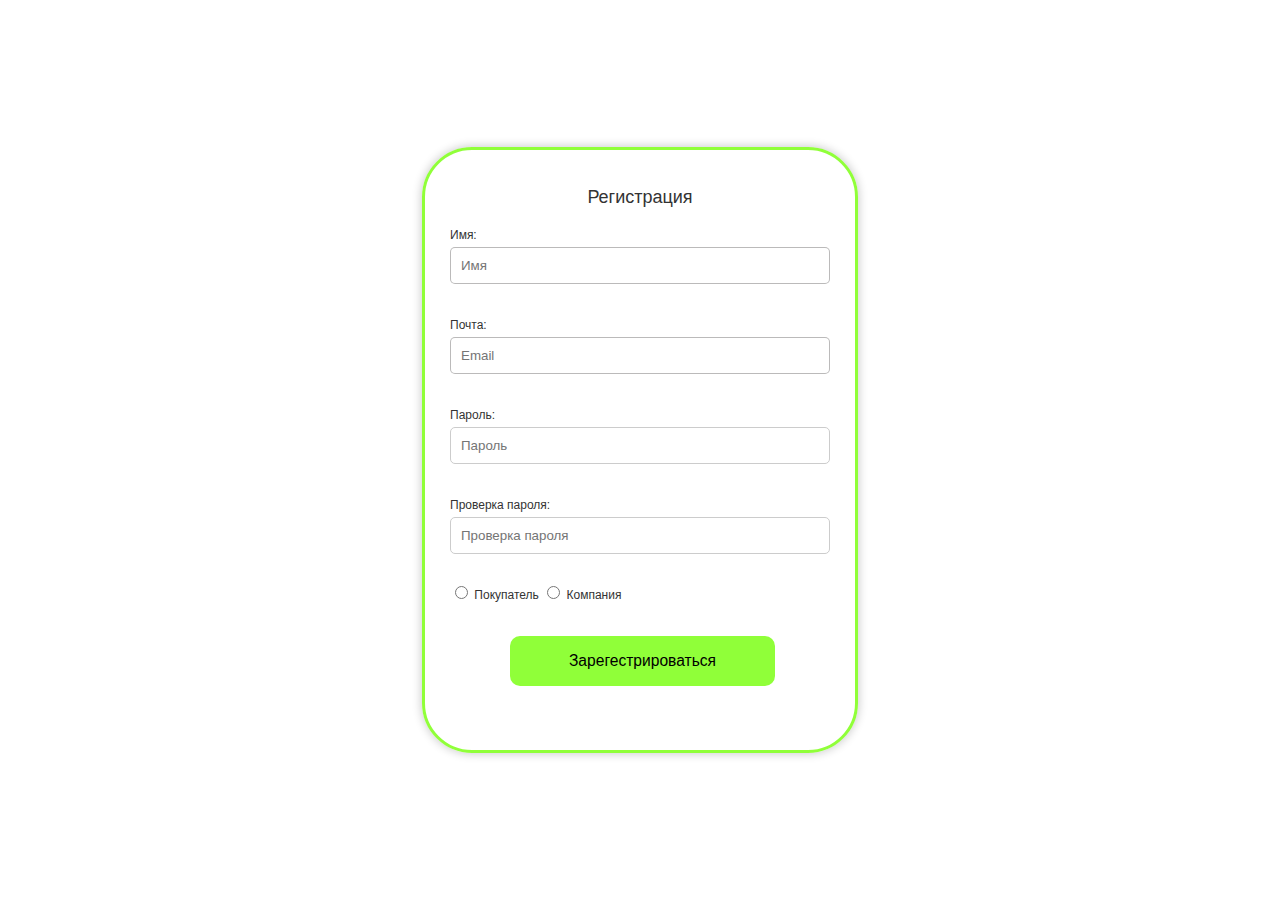
<file: views/reg.html>
<!DOCTYPE html>
<html lang="en" id="reg-page">
<head>
    <meta charset="UTF-8">
    <meta name="viewport" content="width=device-width, initial-scale=1.0">
    <link rel="stylesheet" href="/styles/reg.css">
    <link rel="stylesheet" href="/styles/elements/scrollbar.css">
    <title>Регистрация</title>
</head>
<body>
    <form id="main-form" method="post" onsubmit="return regCheckForm(this)">
        <h1>Регистрация</h1>
        <label for="name">Имя:</label>
        <input type="text" name="Name" placeholder="Имя" id="name"><br><br>
        <label for="email">Почта:</label>
        <input type="text" name="Email" placeholder="Email" id="email"><br><br>
        <label for="password">Пароль:</label>
        <input type="password" name="Password" placeholder="Пароль" id="pass"><br><br>
        <label for="repass">Проверка пароля:</label>
        <input type="password" name="PasswordConfirm" placeholder="Проверка пароля" id="repass"><br><br>
        <input type="radio" name="Role" id="buyer" value="Buyer">
        <label for="buyer-radio-button">Покупатель</label>
        <input type="radio" name="Role" id="company" value="Company">
        <label for="company-radio-button">Компания</label><br><br>
        <div id="error" style="color: red;"></div>
        <input type="submit" onclick="" name="submit" value="Зарегестрироваться">
    </form>
    <script src="/js/auth.js"></script>
</body>
</html>
</file>
<file: styles/index.css>
* {
    margin: 0;
    padding: 0;
}

#noscroll{
    overflow-x: hidden;
}

body {
    font-size: 12px;
    font-family: Arial, sans-serif;
    background-color: white;
    color: #333;
}

header {
    display: flex;
    align-items: center;
    justify-content: space-between;
    width: auto;
    height: 65px;
    background-color: #000000DE;
    color: #FFFFFF;
    padding: 0 50px;
    font-size: 1.2em;
}

header a:hover,
button[name="onasButton"]:hover{
    border: 1px #FFFFFF solid;
    border-left: none;
    border-right: none;
    border-top: none;
}

.index-container {
    display: flex;
    align-items: center;
}

.index-container a,
button {
    background: none;
    border: none;
    padding: 0;
    text-decoration: none;
    font-family: inherit;
    font-size: inherit;
    cursor: pointer;
    color: inherit;
    margin-right: 105px;
}

#reg {
    margin-left: 350px;
    margin-right: 0;
}

.log-bord {
    margin-left: 70px;
    border: 1px solid;
    border-radius: 25px;
    width: 40px;
    padding: 3px 13px;
    border-color: #FFFFFF;
}

.main-preview {
    width: auto;
    height: 705px;
    background-image: url(/img/sklad.png);
    background-repeat: no-repeat;
    padding: 160px 110px 40px;
}

.main-title {
    font-size: 7em;
    color: #FFFFFF;
    margin-bottom: 80px;
}

.main-subtitle {
    font-size: 3em;
    color: #FFFFFF;
}

.button-to-reg {
    padding: 0;
    text-decoration: none;
    text-align: center;
    font-family: inherit;
    font-size: 1.2em;
    cursor: pointer;
    color: #333;
    margin-right: 105px;
}

.button-to-reg div {
    width: 200px;
    height: 50px;
    border-radius: 100px;
    background-color: #90FF39;
    display: flex;
    align-items: center;
    justify-content: center;
    margin-top: 80px;
}

.button-to-reg div:hover{
    background-color: #62b126;
    
}

.kruzjok-container {
    margin-top: 110px;
    margin: 110px 44px 0 44px;
    font-size: 1.7em;
    border: solid;
    border-radius: 0 50px 0 50px;
    border-color: #90FF39;
    overflow: hidden;
    height: 1000px;
}

.kruzjok-container label {
    font-size: 1.8em;
}

.krug1 {
    background-color: #90FF39;
    border-radius: 250px;
    width: 438px;
    height: 438px;
    display: flex;
    align-items: center;
    flex-direction: column;
    justify-content: center;
    position: relative;
    top: 23px;
    left: 471px;
    animation: move-circle 20s ease-in-out infinite;
    box-shadow: 0px 0px 9px 3px rgba(0, 0, 0, 0.2);
}

.krug1 div {
    position: relative;
    right: 60px;
}

.krug2 {
    background-color: #90FF39;
    border-radius: 250px;
    width: 318px;
    height: 318px;
    display: flex;
    align-items: center;
    flex-direction: column;
    justify-content: center;
    position: relative;
    bottom: 250px;
    left: 87px;
    animation: move-circle-inv 15s ease-in-out infinite;
    box-shadow: 0px 0px 9px 3px rgba(0, 0, 0, 0.2);
}

.krug3 {
    background-color: #90FF39;
    border-radius: 250px;
    width: 353px;
    height: 353px;
    display: flex;
    align-items: center;
    flex-direction: column;
    justify-content: center;
    position: relative;
    bottom: 450px;
    left: 800px;
    animation: move-circle 20s ease-in-out infinite;
    box-shadow: 0px 0px 9px 3px rgba(0, 0, 0, 0.2);
}

.krug4 {
    background-color: #90FF39;
    border-radius: 250px;
    width: 504px;
    height: 504px;
    display: flex;
    align-items: center;
    flex-direction: column;
    justify-content: center;
    position: relative;
    bottom: 700px;
    left: 250px;
    animation: move-circle-inv 15s ease-in-out infinite;
    box-shadow: 0px 0px 9px 3px rgba(0, 0, 0, 0.2);
}

.move4 {
    bottom: 800px;
    left: 900px;
    animation: move-circle 20s ease-in-out infinite;
    box-shadow: 0px 0px 9px 3px rgba(0, 0, 0, 0.2);
}

.krug5 {
    background-color: #90FF39;
    border-radius: 250px;
    width: 85px;
    height: 85px;
    position: relative;
    bottom: 1450px;
    left: 70px;
    animation: move-circle-inv 15s ease-in-out infinite;
    box-shadow: 0px 0px 9px 3px rgba(0, 0, 0, 0.2);
}

.move5-2 {
    bottom: 2190px;
    left: 1000px;
    animation: move-circle 20s ease-in-out infinite;
    box-shadow: 0px 0px 9px 3px rgba(0, 0, 0, 0.2);
}

.move5-3 {
    bottom: 2050px;
    left: 1200px;
    animation: move-circle-inv 15s ease-in-out infinite;
    box-shadow: 0px 0px 9px 3px rgba(0, 0, 0, 0.2);
}

.krug6 {
    background-color: #90FF39;
    border-radius: 250px;
    width: 112px;
    height: 112px;
    position: relative;
    bottom: 2300px;
    left: 850px;
    animation: move-circle 20s ease-in-out infinite;
    box-shadow: 0px 0px 9px 3px rgba(0, 0, 0, 0.2);
}

.move6-2 {
    bottom: 1900px;
    left: 800px;
    animation: move-circle-inv 15s ease-in-out infinite;
    box-shadow: 0px 0px 9px 3px rgba(0, 0, 0, 0.2);
}

.krug7 {
    background-color: #90FF39;
    border-radius: 250px;
    width: 140px;
    height: 140px;
    position: relative;
    bottom: 2650px;
    right: 50px;
    animation: move-circle 20s ease-in-out infinite;
    box-shadow: 0px 0px 9px 3px rgba(0, 0, 0, 0.2);
}

.move7-2 {
    bottom: 2600px;
    left: 30px;
    animation: move-circle-inv 15s ease-in-out infinite;
    box-shadow: 0px 0px 9px 3px rgba(0, 0, 0, 0.2);
}

.krug8 {
    background-color: #90FF39;
    border-radius: 250px;
    width: 148px;
    height: 148px;
    position: relative;
    bottom: 2100px;
    left: 730px;
    animation: move-circle-inv 20s ease-in-out infinite;
    box-shadow: 0px 0px 9px 3px rgba(0, 0, 0, 0.2);
}

.move8-2 {
    left: 50px;
    animation: move-circle 15s ease-in-out infinite;
    box-shadow: 0px 0px 9px 3px rgba(0, 0, 0, 0.2);
}

@keyframes move-circle {
    0% {
        transform: translate(0, 0);
    }

    50% {
        transform: translate(30px, 30px);
    }

    100% {
        transform: translate(0, 0);
    }
}

@keyframes move-circle-inv {
    0% {
        transform: translate(0, 0);
    }

    50% {
        transform: translate(-30px, -30px);
    }

    100% {
        transform: translate(0, 0);
    }
}

.main-description {
    margin-top: 50px;
    padding: 80px 50px;
    background-image: url(/img/blur1.png);
    height: auto;
    width: auto;
    background-repeat: no-repeat;
    font-size: 1.5em;
}

.main-description-one {
    display: flex;
}

.our-team {
    font-size: 1.3em;
    margin-top: 80px;
    text-align: center;
}

.authors {
    display: flex;
    margin-top: 130px;
    justify-content: center;
}

.authors-one {
    text-align: end;
    margin-right: 50px;
}

.authors-two {
    margin-left: 50px;
}

.authors label {
    font-weight: 600;
    font-size: 1.3em;
}

div[name="descrip-one"] {
    width: 700px;
    margin-right: 30px;
}

div[name="descrip-two"] {
    width: 700px;
}

footer {
    background-color: #90FF394D;
    width: auto;
    display: flex;
    align-items: center;
    justify-content: center;
    padding: 20px 0;
}

footer img {
    margin-left: 10px;
}
</file>
<file: styles/elements/scrollbar.css>
body::-webkit-scrollbar {
    width: 5px;
}

body::-webkit-scrollbar-track {
    background-color: #f5f5f5;
}

body::-webkit-scrollbar-thumb {
    background-color: #999;
    border-radius: 5px;
}

body::-webkit-scrollbar-thumb:hover {
    background-color: #666;
}
</file>
<file: styles/login.css>
#login-page{
    height: 100%;
    display: flex;
    justify-content: center;
    align-items: center;
}

body {
    font-family: Arial, sans-serif;
    background-color: white;
    color: #333;
    font-size: 12px;
}

h1 {
    font-size: 1.5em;
    font-weight: 300;
    text-align: center;
    margin-bottom: 50px;
    color: #333;
}

#main-form {
    width: 300px;
    height: 385px;
    margin: 0 auto;
    padding: 20px;
    border: 3px solid #90FF39;
    border-radius: 50px;
    box-shadow: 0px 0px 10px 1px rgba(0, 0, 0, 0.2);
}

label {
    display: block;
    margin-top: 20px;
}

input[type="text"],
select[name="Transport"],
input[type="password"] {
    width: 100%;
    padding: 10px;
    margin-top: 5px;
    border: 1px solid #ccc;
    border-radius: 5px;
    box-sizing: border-box;
}

input[type="text"], 
select[name="Transport"], 
input[type="password"]:focus, :active, :hover {
    border-color: #969595A6;
    outline: 0;
    outline-offset: 0;
}

input[type="submit"] {
    position: relative;
    left: 90px;
    right: 90px;
    font-size: 1.1em;
    width: 115px;
    height: 30px;
    padding: 5px 10px 5px 10px;
    background-color: #90FF39;
    color: #000000;
    border: none;
    border-radius: 10px;
    cursor: pointer;
}

input[type="submit"]:hover {
    background-color: #6ec42d;
}

label[for="remember"], input[type="checkbox"]{
    margin-top: 30px;
    display: inline-block;
    position: relative;
    left: 90px;
}

#error {
    text-align: center;
    margin-top: 20px;
}
</file>
<file: styles/catalog.css>
.catalog{
    margin-top: 18px;
    padding: 22px;
}

.catalog-purchase-title {
    width: 100%;
    height: 55px;
    border-radius: 15px;
    background-color: #90FF39;
    font-size: 1.5em;
    text-align: center;
    letter-spacing: 2px;
}

.catalog-purchase-title label{
    position: relative;
    top: 18px;
}

.catalog-rows{
    display: grid;
    gap: 40px;
    grid-template-columns: repeat(5, 1fr);
    padding: 30px 0;
}
</file>
<file: styles/elements/card.css>
.rows{
    display: grid;
    gap: 40px;
    grid-template-columns: repeat(4, 1fr);
}

.card {
    width: 230px;
    box-shadow: 0px 6px 9px 3px rgba(0, 0, 0, 0.2);
    border-radius: 30px;
    padding-bottom: 20px;
    height: 400px;
}

img[alt="stuff"]{
    width: inherit;
    height: 150px;
    object-fit: cover;
    border-radius: 30px 30px 0 0;
}

.card-title {
    font-size: 1.5em;
    font-weight: 700;
    padding: 20px;
}

.price{
    display: flex;
    align-items: center;
}

input[name="CardDetails"]{
    position: inherit;
    margin: auto;
    color: #FFFFFF;
    font-size: 0.9em;
    font-weight: 600;
}

div[name="Size"], 
div[name="Mass"],
div[name="Description"]{
    margin: 20px;
}
</file>
<file: styles/profileBuyer.css>
body {
    font-size: 12px;
}

.profile-buyer-page {
    font-family: Arial, sans-serif;
    background-color: white;
    margin: 0 90px;
    color: #333;
}

.profile-data {
    font-size: 1.3em;
    font-weight: 300;
    display: flex;
    justify-content: center;
    padding: 30px 294px 30px 294px;
}

.profile-data span {
    margin: 0 85px;
}

.purchase-title {
    width: 100%;
    height: 55px;
    border-radius: 15px;
    background-color: #90FF39;
    font-size: 1.5em;
    text-align: center;
    letter-spacing: 2px;
    margin-bottom: 30px;
}

.purchase-title label{
    position: relative;
    top: 15px;
}

#rows{
    display: flex;
    flex-direction: column;
}

#subrows{
    display: flex;
}

#subrows #city-names{
    margin-top: 150px;
}

#card{
    margin-bottom: 80px;
}

#city-names {
    font-size: 1.2em;
    display: flex;
    flex-wrap: wrap;
    align-items: center;
    margin-left: 50px;
    border: 2px #90FF39 solid;
    border-radius: 15px;
    height: 100px;
    width: 100%;
}

.city-name {
    margin: 10px;
    padding: 5px;
    border: 1px solid #ccc;
    border-radius: 5px;
}

.city-value {
    padding: 5px;
}

.city-value.true {
    color: #90FF39;
}

.city-value.false {
    color: #333;
}
</file>
<file: styles/companyProfile.css>
.flex{
    display: flex;
}

#purchase-title{
    width: 100%;
    height: 55px;
    border-radius: 15px;
    background-color: #90FF39;
    font-size: 1.5em;
    letter-spacing: 2px;
    margin-bottom: 30px;
    display: flex;
    align-items: center;
    justify-content: center;
}

#purchase-title label{
    margin: 0;
}

#profileNav{
    padding-top: 0;
}

#navSelect{
    border-radius: 0 15px 0 0;
}

#make-order{
    position: inherit;
    margin: auto;
    color: #FFFFFF;
    font-size: 0.9em;
    font-weight: 600;
}
</file>
<file: styles/elements/navigationProfile.css>
.profile-nav{
    position: sticky;
    top: 0;
    display: flex;
    flex-direction: column;
    align-items: center;
    width: 230px;
    height: 700px;
    border-radius: 0 15px 0 0;
    border: 2px solid #90FF39;
    border-left: none;
    border-bottom: none;
    margin-right: 25px;
    padding-top: 20px;
}

.profile-nav a{
    color: inherit;
    text-decoration: inherit;
    font-size: 1.3em;
    margin-bottom: 30px;
    text-align: center;
}

.nav-select{
    width: 100%;
    margin-bottom: 30px;
    padding: 15px 0;
    text-align: center;
    background-color: #90FF39;
}

input[name="ProfileExit"]{
    color: white;
    background-color: #DB2A2A;
    position: inherit;
    left: 50px;
}

input[name="ProfileExit"]:hover{
    background-color: #C90B0B;
}

button[name="delete"]{
    all: unset;
    cursor: pointer;
}
</file>
<file: styles/createRoads.css>
#main-form-create-roads {
    border-radius: 15px;
    border: 2px solid #90FF39;
    padding: 30px 30px;
    display: flex;
    justify-content: flex-start;
    height: 400px;
    width: 1000px;
}

.main-form-create-roads input,
select[name="Transport"],
select[name="IdLocalityA"],
select[name="IdLocalityB"] {
    border-radius: 15px;
    width: 210px;
    height: 50px;
    border-color: #90FF39;
    margin-left: 130px;
}

.main-form-create-roads label {
    margin-left: 130px;
}

.po-centru{
    margin-left: 100px;
}

select{
    color: #000000;
    padding-left: 10px;
}

#idLocalityB,
label[for="IdLocalityB"] {
    margin-left: 130px;
}

input[name="create-road-button"] {
    margin-top: 25px;
    position: inherit;
}

table {
    border-collapse: collapse;
    width: 1065px;
    margin-right: 25px;
}

th,
td {
    border: 2px solid #90FF39;
    padding: 10px;
    text-align: left;
}

th {
    font-weight: bold;
}

button[name="delete"]{
    all: unset;
}
</file>
<file: styles/createStorageHouse.css>
.create-storagehouse{
    border-radius: 15px;
    border: 2px solid #90FF39;
    padding: 30px 30px;
    height: 400px;
    width: 1000px;
}

.create-storagehouse input[name="Address"]{
    border-radius: 15px;
    height: 50px;
    border-color: #90FF39;
}

input[name="Warehouse"]{
    margin: 0;
    padding: 0;
    position: relative;
    top: 4px;
}

.create-storagehouse label{
    font-size: 1.2em;
    margin-bottom: 10px;
}

div[name="check-storage"]{
    display: flex;
    align-items: center;
}

input[name="create-storage-button"]{
    margin-top: 25px;
    position: relative;
    border-radius: 15px;
    top: 100px;
    left: 750px;
    width: 210px;
    height: 50px;
    border-color: #90FF39;
}

#profile-storage-info{
    font-size: 1.4em;
    margin-top: 40px;
    display: flex;
}

#profile-storage-info label{
    margin-top: 0;
    padding-top: 20px;
    padding-bottom: 15px;
    border-radius: 15px 15px 0 0;
    background-color: #90FF39;
    text-align: center;
}

#profile-storage{
    border-radius: 15px 15px 0 0;
    border: 2px solid #90FF39;
    width: 100%;
    height: 100%;
}

#profile-pickup-point{
    border-radius: 15px 15px 0 0;
    border: 2px solid #90FF39;
    width: 100%;
    height: 100%;
    margin: 0 40px;
    margin-right: 0;
}

#profile-storage div,
#profile-pickup-point div{
    padding: 10px;
    border: 1px solid #90FF39;
    border-bottom: none;
    border-right: none;
    border-left: none;
}
</file>
<file: styles/delivery.css>
#main-form-create-delivery{
    width: auto;
    font-size: 1.2em;
    display: flex;
    justify-content: space-around;
    padding: 30px 30px;
    border-radius: 15px;
    border: 2px solid #90FF39;
}

#main-form-create-delivery input[type="text"],
select[name="PickupPoint"],
select[name="TypeTransport"]{
    border-radius: 15px;
    width: 210px;
    height: 50px;
    color: #333;
    padding: 10px 10px;
    border-color: #90FF39;
}

.otstup input,
select{
    margin-bottom: 30px;
}

input[name="DataDelivery"]{
    all: unset;
}

#dateDelivery{
    border-radius: 15px;
    width: 187px;
    height: 46px;
    color: #333;
    margin-bottom: 50px;
    padding: 0 10px;
    text-decoration: none;
    border: 1px solid #90FF39;
    display: flex;
    align-items: center;
    justify-content: space-between;
}

#delivery-select-container{
    border-radius: 15px;
    border: 2px solid #90FF39;
    padding: 10px 30px;
}

div[name="delivery-select-radio"]{
    display: flex;
    align-items: center;
}

div[name="delivery-select-radio"] label{
    position: relative;
    bottom: 24px;
    left: 20px;
}

input[name="PriceRange"]{
    background: #90FF39;
    margin-bottom: 30px;
    width: 250px;
    cursor: pointer;
}

#profileExit{
    color: white;
    background-color: #DB2A2A;
    position: inherit;
}

#profileExit:hover{
    background-color: #C90B0B;
}

#create-delivery-button{
    width: 300px;
    height: 50px;
    position: inherit;
    color: white;
}

table {
    border-collapse: collapse;
    width: 1400px;
}

th,
td {
    border: 2px solid #90FF39;
    padding: 10px;
    text-align: left;
}

th {
    font-weight: bold;
}

button[name="select-delivery"]{
    all: unset;
    cursor: pointer;
    background-color: #90FF39;
    border-radius: 15px;
    padding: 10px 20px;
}

.button-align{
    display: flex;
    justify-content: center;
    border-top: none;
    border-left: none;
}
</file>
<file: styles/reg.css>
#reg-page{
    height: 100%;
    display: flex;
    justify-content: center;
    align-items: center;
}

body {
    font-family: Arial, sans-serif;
    background-color: white;
    color: #333;
    font-size: 12px;
}

h1 {
    font-size: 1.5em;
    font-weight: 300;
    text-align: center;
    margin-bottom: 20px;
    color: #333;
}

#main-form {
    width: 380px;
    height: 550px;
    margin: 0 auto;
    padding: 25px;
    border: 3px solid #90FF39;
    border-radius: 50px;
    box-shadow: 0px 0px 10px 1px rgba(0, 0, 0, 0.2);
}

label {
    display: block;
    margin-top: 20px;
}

label[for="buyer-radio-button"],
label[for="company-radio-button"]{
    display: inline-block;
}

input[type="text"],
input[type="password"] {
    width: 100%;
    padding: 10px;
    margin-top: 5px;
    border: 1px solid #ccc;
    border-radius: 5px;
    box-sizing: border-box;
}

input[type="text"],
input[type="password"]:focus, :active, :hover {
    border-color: #969595A6;
    outline: 0;
    outline-offset: 0;
}

input[type="submit"] {
    position: relative;
    left: 60px;
    right: 60px;
    font-size: 1.1em;
    width: 265px;
    height: 50px;
    padding: 5px 10px 5px 10px;
    background-color: #90FF39;
    color: #000000;
    font-size: 1.3em;
    border: none;
    border-radius: 10px;
    cursor: pointer;
}

input[type="submit"]:hover {
    background-color: #6ec42d;
}

#error {
    text-align: center;
    margin-top: 20px;
}
</file>
